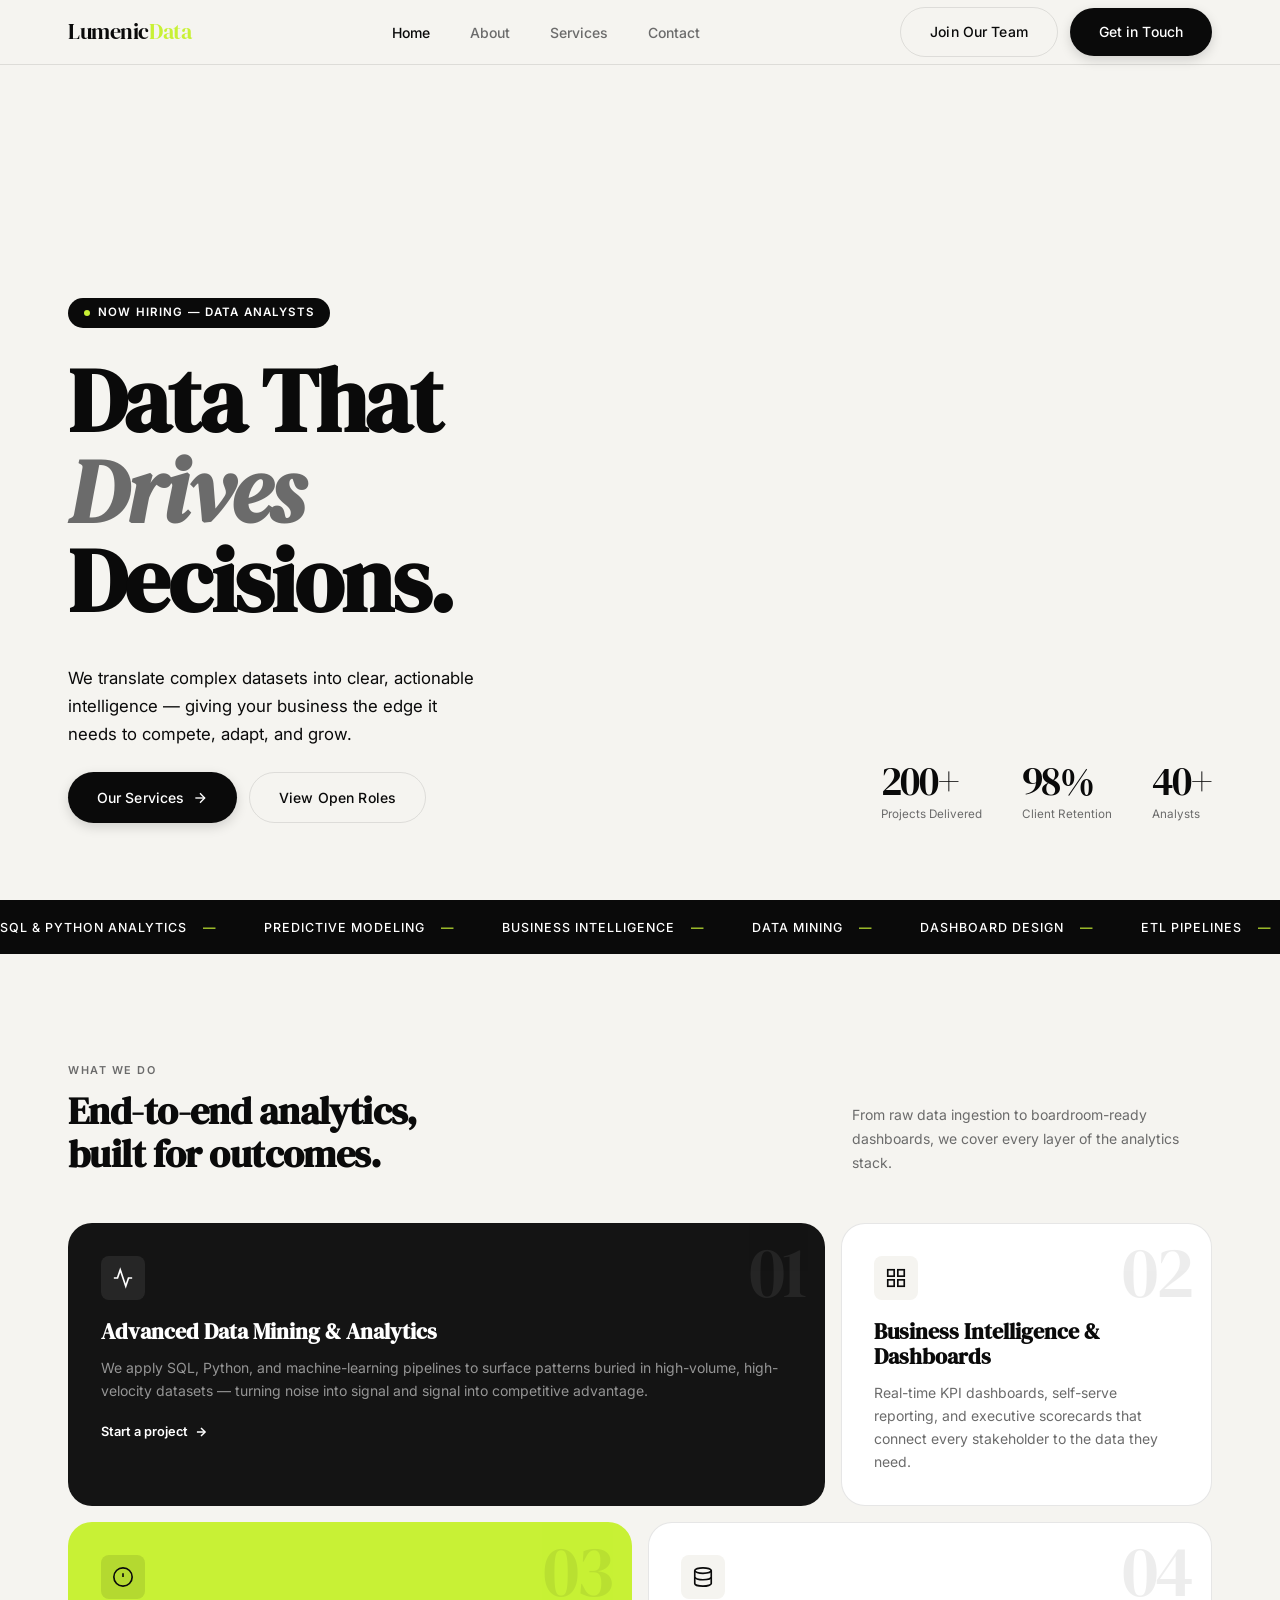
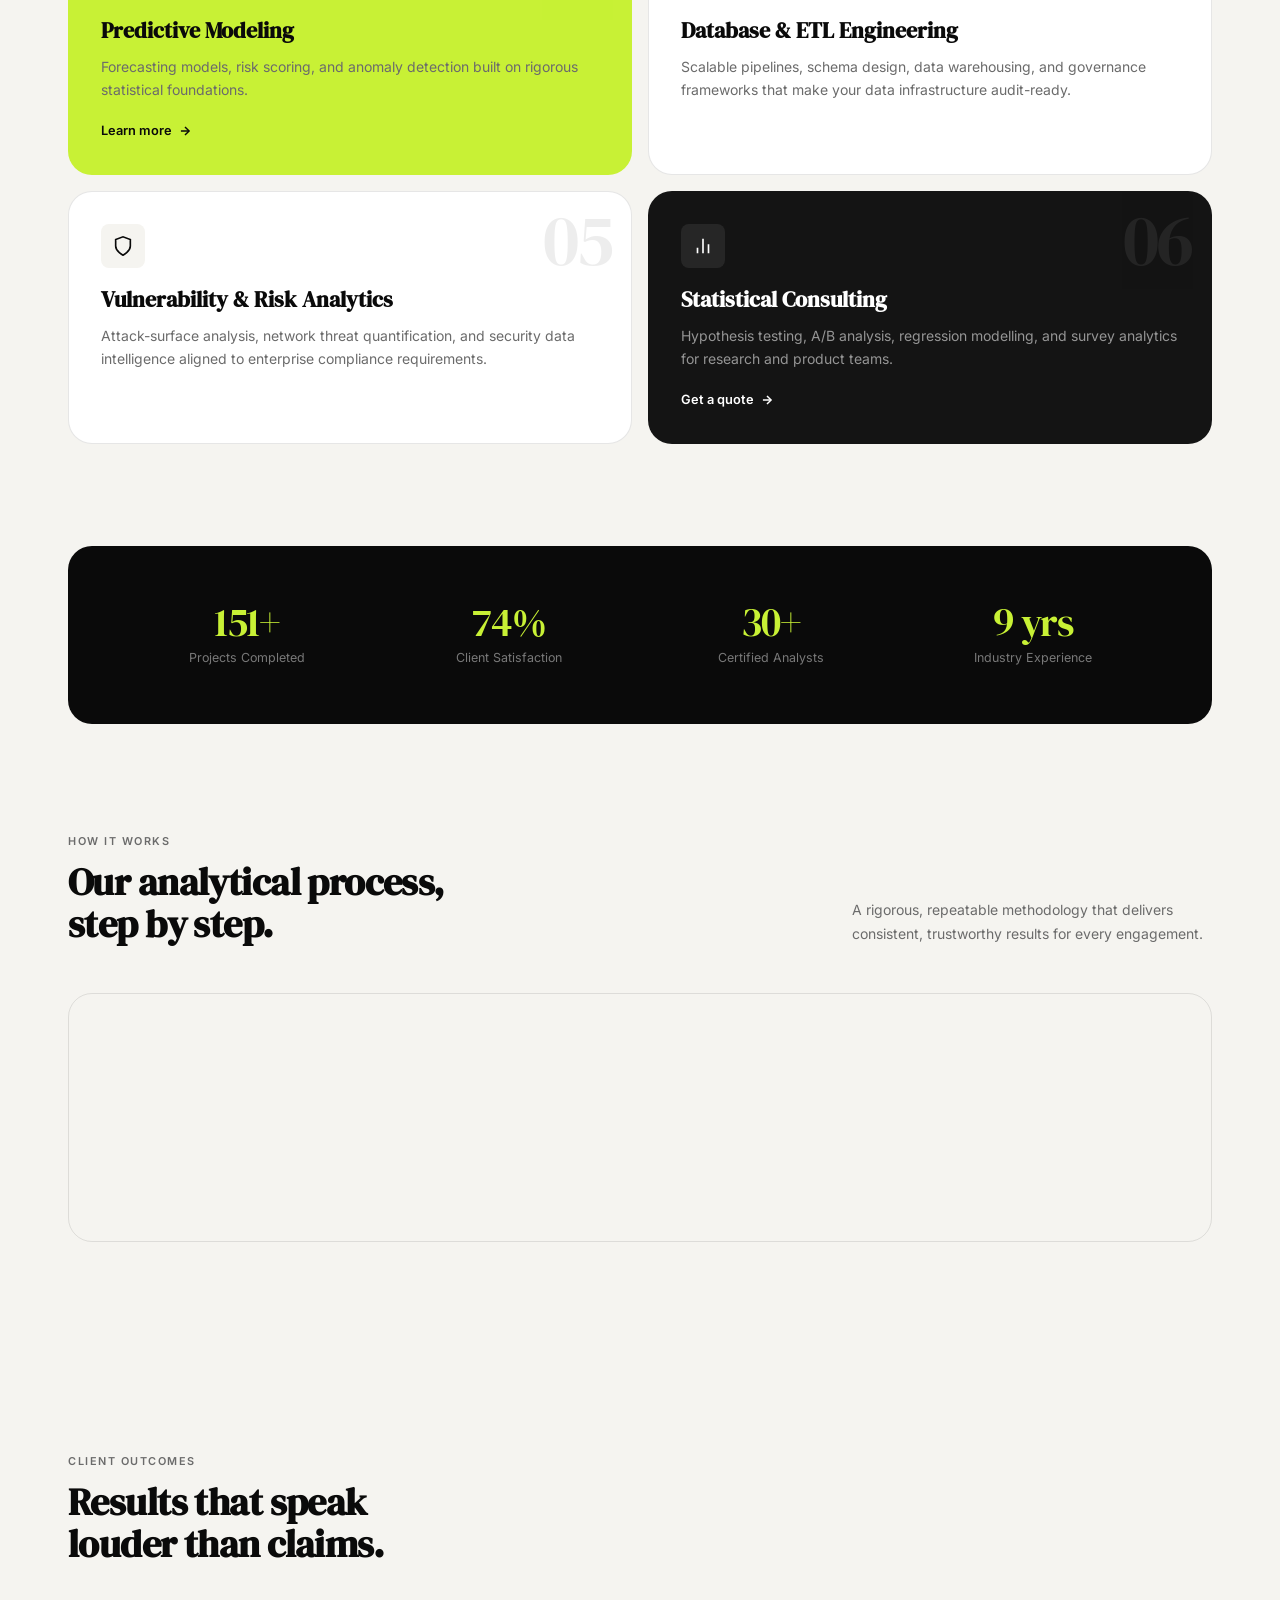
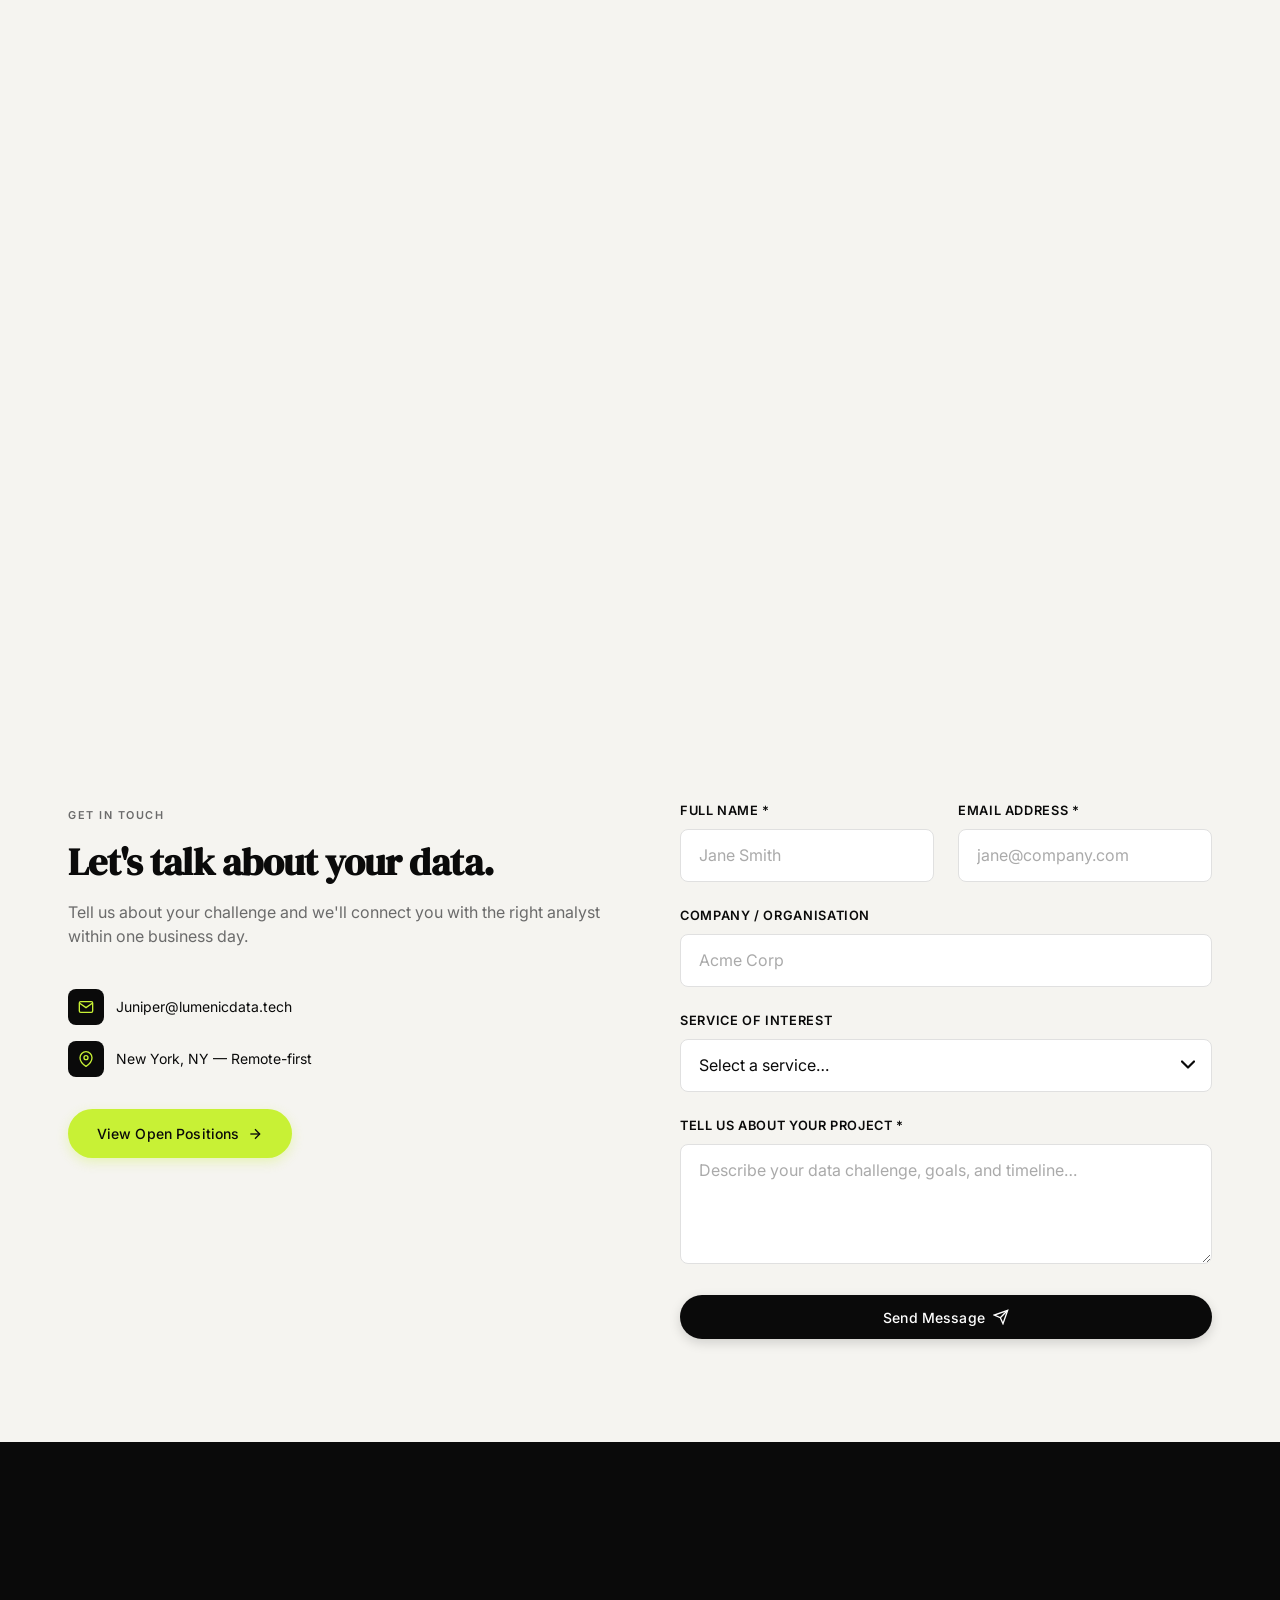
<file: index.html>
<!DOCTYPE html>
<html lang="en">
<head>
  <meta charset="UTF-8" />
  <meta name="viewport" content="width=device-width, initial-scale=1.0, viewport-fit=cover, user-scalable=yes, maximum-scale=5" />
  <meta name="theme-color" content="#F5F4F0" />
  <meta name="apple-mobile-web-app-capable" content="yes" />
  <meta name="apple-mobile-web-app-status-bar-style" content="black-translucent" />
  <meta name="apple-mobile-web-app-title" content="LumenicData" />
  <meta name="mobile-web-app-capable" content="yes" />
  <meta name="format-detection" content="telephone=no, email=no, address=no" />
  <title>LumenicData — Precision Data Analytics</title>
  <meta name="description" content="LumenicData delivers end-to-end data analytics, business intelligence, and predictive modeling services that turn raw data into decisive business advantage." />
  <meta name="keywords" content="data analytics, business intelligence, SQL, Python, data mining, predictive modeling, LumenicData" />
  <meta property="og:title" content="LumenicData — Precision Data Analytics" />
  <meta property="og:description" content="We turn raw data into decisive business advantage through rigorous analytics, advanced modeling, and actionable intelligence." />
  <meta property="og:type" content="website" />
  <link rel="canonical" href="https://lumenicdata.com/" />
  <!-- Preconnect for fonts -->
  <link rel="preconnect" href="https://fonts.googleapis.com" />
  <link rel="preconnect" href="https://fonts.gstatic.com" crossorigin />
  <link href="https://fonts.googleapis.com/css2?family=Inter:wght@400;500;600&family=DM+Serif+Display:ital@0;1&display=swap" rel="stylesheet" />
  <link rel="stylesheet" href="styles.css" />
  <script src="config.js" defer></script>
  <script>
    document.documentElement.classList.add('js-disabled');
  </script>
</head>
<body>

<!-- Custom cursor (desktop only, hidden on mobile via CSS) -->
<div class="cursor-dot" aria-hidden="true"></div>
<div class="cursor-ring" aria-hidden="true"></div>

<!-- Toast -->
<div class="toast" role="status" aria-live="polite">
  <span class="toast-icon">
    <svg width="18" height="18" viewBox="0 0 24 24" fill="none" stroke="currentColor" stroke-width="2"><polyline points="20 6 9 17 4 12"/></svg>
  </span>
  <span class="toast-text"></span>
</div>

<!-- ── Navigation ─────────────────────────────────────────── -->
<header>
  <nav class="nav" role="navigation" aria-label="Main navigation">
    <div class="nav-inner">
      <a href="index.html" class="nav-logo" aria-label="LumenicData home">Lumenic<span>Data</span></a>
      <ul class="nav-links" role="list">
        <li><a href="index.html" class="active">Home</a></li>
        <li><a href="about.html">About</a></li>
        <li><a href="#services">Services</a></li>
        <li><a href="#contact">Contact</a></li>
      </ul>
      <div class="nav-cta">
        <a href="apply.html" class="btn btn-outline">Join Our Team</a>
        <a href="#contact" class="btn btn-dark">Get in Touch</a>
      </div>
    </div>
  </nav>
</header>

<!-- Mobile slide menu (tablet) -->
<nav class="mobile-menu" aria-label="Mobile navigation" aria-hidden="true">
  <button class="mobile-menu-close" aria-label="Close menu">
    <svg width="24" height="24" viewBox="0 0 24 24" fill="none" stroke="currentColor" stroke-width="2"><line x1="18" y1="6" x2="6" y2="18"/><line x1="6" y1="6" x2="18" y2="18"/></svg>
  </button>
  <a href="index.html">Home</a>
  <a href="about.html">About</a>
  <a href="#services">Services</a>
  <a href="apply.html">Apply</a>
  <a href="#contact">Contact</a>
</nav>

<!-- ── Bottom Mobile Nav ──────────────────────────────────── -->
<nav class="bottom-nav" aria-label="Mobile navigation">
  <div class="bottom-nav-inner">
  <a href="index.html" class="bottom-nav-item active" aria-current="page">
      <svg viewBox="0 0 24 24" fill="none" stroke="currentColor" aria-hidden="true"><path d="M3 9l9-7 9 7v11a2 2 0 01-2 2H5a2 2 0 01-2-2z"/><polyline points="9 22 9 12 15 12 15 22"/></svg>
      Home
    </a>
    <a href="about.html" class="bottom-nav-item">
      <svg viewBox="0 0 24 24" fill="none" stroke="currentColor" aria-hidden="true"><circle cx="12" cy="8" r="4"/><path d="M4 20c0-4 3.6-7 8-7s8 3 8 7"/></svg>
      About
    </a>
    <a href="apply.html" class="bottom-nav-item apply-btn">
      <svg viewBox="0 0 24 24" fill="none" stroke="currentColor" aria-hidden="true"><path d="M12 5v14M5 12h14"/></svg>
      Apply
    </a>
    <a href="#services" class="bottom-nav-item">
      <svg viewBox="0 0 24 24" fill="none" stroke="currentColor" aria-hidden="true"><polyline points="22 12 18 12 15 21 9 3 6 12 2 12"/></svg>
      Services
    </a>
    <a href="#contact" class="bottom-nav-item">
      <svg viewBox="0 0 24 24" fill="none" stroke="currentColor" aria-hidden="true"><path d="M21 15a2 2 0 01-2 2H7l-4 4V5a2 2 0 012-2h14a2 2 0 012 2z"/></svg>
      Contact
    </a>
  </div>
</nav>

<!-- ── Hero ───────────────────────────────────────────────── -->
<main>
<section class="hero" aria-labelledby="hero-heading">
  <div class="container">
    <div data-reveal>
      <span class="hero-tag">
        <span class="hero-tag-dot" aria-hidden="true"></span>
        Now Hiring — Data Analysts
      </span>
    </div>
    <h1 class="display hero-title" id="hero-heading" data-reveal data-reveal-delay="1">
      Data That<br><em>Drives</em><br>Decisions.
    </h1>
    <div class="hero-bottom" data-reveal data-reveal-delay="2">
      <div class="hero-desc">
        <p class="body-lg">We translate complex datasets into clear, actionable intelligence — giving your business the edge it needs to compete, adapt, and grow.</p>
        <div class="flex" style="gap:0.75rem; margin-top:1.5rem; flex-wrap:wrap;">
          <a href="#services" class="btn btn-dark">
            Our Services
            <svg viewBox="0 0 24 24" fill="none" stroke="currentColor" stroke-width="2" aria-hidden="true"><line x1="5" y1="12" x2="19" y2="12"/><polyline points="12 5 19 12 12 19"/></svg>
          </a>
          <a href="apply.html" class="btn btn-outline">View Open Roles</a>
        </div>
      </div>
      <div class="hero-stats" aria-label="Company statistics">
        <div>
          <div class="stat-num" data-count="200" data-suffix="+" aria-label="200 plus projects delivered">0</div>
          <div class="stat-label">Projects Delivered</div>
        </div>
        <div>
          <div class="stat-num" data-count="98" data-suffix="%" aria-label="98 percent client retention">0</div>
          <div class="stat-label">Client Retention</div>
        </div>
        <div>
          <div class="stat-num" data-count="40" data-suffix="+" aria-label="40 plus analysts">0</div>
          <div class="stat-label">Analysts</div>
        </div>
      </div>
    </div>
  </div>
</section>

<!-- ── Marquee ─────────────────────────────────────────────── -->
<div class="marquee-strip" aria-hidden="true">
  <div class="marquee-inner" id="marquee-original">
    <span class="marquee-item">SQL &amp; Python Analytics</span>
    <span class="marquee-item">Predictive Modeling</span>
    <span class="marquee-item">Business Intelligence</span>
    <span class="marquee-item">Data Mining</span>
    <span class="marquee-item">Dashboard Design</span>
    <span class="marquee-item">ETL Pipelines</span>
    <span class="marquee-item">Statistical Analysis</span>
    <span class="marquee-item">Vulnerability Analytics</span>
    <span class="marquee-item">Database Administration</span>
    <!-- Duplicate for seamless loop -->
    <span class="marquee-item">SQL &amp; Python Analytics</span>
    <span class="marquee-item">Predictive Modeling</span>
    <span class="marquee-item">Business Intelligence</span>
    <span class="marquee-item">Data Mining</span>
    <span class="marquee-item">Dashboard Design</span>
    <span class="marquee-item">ETL Pipelines</span>
    <span class="marquee-item">Statistical Analysis</span>
    <span class="marquee-item">Vulnerability Analytics</span>
    <span class="marquee-item">Database Administration</span>
  </div>
</div>

<!-- ── Services ───────────────────────────────────────────── -->
<section class="section" id="services" aria-labelledby="services-heading">
  <div class="container">
    <div class="section-header" data-reveal>
      <span class="label">What We Do</span>
      <div class="section-header-row">
        <h2 class="heading" id="services-heading">End-to-end analytics,<br>built for outcomes.</h2>
        <p>From raw data ingestion to boardroom-ready dashboards, we cover every layer of the analytics stack.</p>
      </div>
    </div>

    <div class="bento" role="list">
      <article class="bento-card dark bento-wide" role="listitem" data-reveal>
        <div class="bento-num" aria-hidden="true">01</div>
        <div class="bento-icon">
          <svg viewBox="0 0 24 24" fill="none" stroke="currentColor" stroke-width="1.8" aria-hidden="true"><polyline points="22 12 18 12 15 21 9 3 6 12 2 12"/></svg>
        </div>
        <h3>Advanced Data Mining &amp; Analytics</h3>
        <p>We apply SQL, Python, and machine-learning pipelines to surface patterns buried in high-volume, high-velocity datasets — turning noise into signal and signal into competitive advantage.</p>
        <a href="#contact" class="bento-link">Start a project <svg width="14" height="14" viewBox="0 0 24 24" fill="none" stroke="currentColor" stroke-width="2.5" aria-hidden="true"><line x1="5" y1="12" x2="19" y2="12"/><polyline points="12 5 19 12 12 19"/></svg></a>
      </article>

      <article class="bento-card bento-third" role="listitem" data-reveal data-reveal-delay="1">
        <div class="bento-num" aria-hidden="true">02</div>
        <div class="bento-icon">
          <svg viewBox="0 0 24 24" fill="none" stroke="currentColor" stroke-width="1.8" aria-hidden="true"><rect x="3" y="3" width="7" height="7"/><rect x="14" y="3" width="7" height="7"/><rect x="14" y="14" width="7" height="7"/><rect x="3" y="14" width="7" height="7"/></svg>
        </div>
        <h3>Business Intelligence &amp; Dashboards</h3>
        <p>Real-time KPI dashboards, self-serve reporting, and executive scorecards that connect every stakeholder to the data they need.</p>
      </article>

      <article class="bento-card accent-bg bento-half" role="listitem" data-reveal data-reveal-delay="2">
        <div class="bento-num" aria-hidden="true">03</div>
        <div class="bento-icon">
          <svg viewBox="0 0 24 24" fill="none" stroke="currentColor" stroke-width="1.8" aria-hidden="true"><circle cx="12" cy="12" r="10"/><line x1="12" y1="8" x2="12" y2="12"/><line x1="12" y1="16" x2="12.01" y2="16"/></svg>
        </div>
        <h3>Predictive Modeling</h3>
        <p>Forecasting models, risk scoring, and anomaly detection built on rigorous statistical foundations.</p>
        <a href="#contact" class="bento-link" style="color:var(--ink);">Learn more <svg width="14" height="14" viewBox="0 0 24 24" fill="none" stroke="currentColor" stroke-width="2.5" aria-hidden="true"><line x1="5" y1="12" x2="19" y2="12"/><polyline points="12 5 19 12 12 19"/></svg></a>
      </article>

      <article class="bento-card bento-half" role="listitem" data-reveal data-reveal-delay="3">
        <div class="bento-num" aria-hidden="true">04</div>
        <div class="bento-icon">
          <svg viewBox="0 0 24 24" fill="none" stroke="currentColor" stroke-width="1.8" aria-hidden="true"><ellipse cx="12" cy="5" rx="9" ry="3"/><path d="M21 12c0 1.66-4 3-9 3s-9-1.34-9-3"/><path d="M3 5v14c0 1.66 4 3 9 3s9-1.34 9-3V5"/></svg>
        </div>
        <h3>Database &amp; ETL Engineering</h3>
        <p>Scalable pipelines, schema design, data warehousing, and governance frameworks that make your data infrastructure audit-ready.</p>
      </article>

      <article class="bento-card bento-half" role="listitem" data-reveal data-reveal-delay="1">
        <div class="bento-num" aria-hidden="true">05</div>
        <div class="bento-icon">
          <svg viewBox="0 0 24 24" fill="none" stroke="currentColor" stroke-width="1.8" aria-hidden="true"><path d="M12 22s8-4 8-10V5l-8-3-8 3v7c0 6 8 10 8 10z"/></svg>
        </div>
        <h3>Vulnerability &amp; Risk Analytics</h3>
        <p>Attack-surface analysis, network threat quantification, and security data intelligence aligned to enterprise compliance requirements.</p>
      </article>

      <article class="bento-card dark bento-half" role="listitem" data-reveal data-reveal-delay="2">
        <div class="bento-num" aria-hidden="true">06</div>
        <div class="bento-icon">
          <svg viewBox="0 0 24 24" fill="none" stroke="currentColor" stroke-width="1.8" aria-hidden="true"><line x1="18" y1="20" x2="18" y2="10"/><line x1="12" y1="20" x2="12" y2="4"/><line x1="6" y1="20" x2="6" y2="14"/></svg>
        </div>
        <h3>Statistical Consulting</h3>
        <p>Hypothesis testing, A/B analysis, regression modelling, and survey analytics for research and product teams.</p>
        <a href="#contact" class="bento-link">Get a quote <svg width="14" height="14" viewBox="0 0 24 24" fill="none" stroke="currentColor" stroke-width="2.5" aria-hidden="true"><line x1="5" y1="12" x2="19" y2="12"/><polyline points="12 5 19 12 12 19"/></svg></a>
      </article>
    </div>
  </div>
</section>

<!-- ── Stats band ──────────────────────────────────────────── -->
<section aria-label="Company statistics">
  <div class="container">
    <div class="stats-band" data-reveal>
      <div class="stat-item">
        <div class="stat-num" data-count="200" data-suffix="+" aria-label="200 plus projects">0</div>
        <div class="stat-label">Projects Completed</div>
      </div>
      <div class="stat-item">
        <div class="stat-num" data-count="98" data-suffix="%" aria-label="98 percent satisfaction">0</div>
        <div class="stat-label">Client Satisfaction</div>
      </div>
      <div class="stat-item">
        <div class="stat-num" data-count="40" data-suffix="+" aria-label="40 plus analysts">0</div>
        <div class="stat-label">Certified Analysts</div>
      </div>
      <div class="stat-item">
        <div class="stat-num" data-count="12" data-suffix=" yrs" aria-label="12 years experience">0</div>
        <div class="stat-label">Industry Experience</div>
      </div>
    </div>
  </div>
</section>

<!-- ── Process ───���─────────────────────────────────────────── -->
<section class="section" aria-labelledby="process-heading">
  <div class="container">
    <div class="section-header" data-reveal>
      <span class="label">How It Works</span>
      <div class="section-header-row">
        <h2 class="heading" id="process-heading">Our analytical process,<br>step by step.</h2>
        <p>A rigorous, repeatable methodology that delivers consistent, trustworthy results for every engagement.</p>
      </div>
    </div>
    <div class="process-grid" data-reveal>
      <div class="process-item">
        <div class="process-step-num" aria-hidden="true">01</div>
        <h4>Discovery &amp; Scoping</h4>
        <p>We audit your existing data infrastructure, define success metrics, and map the analytical questions that matter most.</p>
      </div>
      <div class="process-item">
        <div class="process-step-num" aria-hidden="true">02</div>
        <h4>Data Collection &amp; Cleansing</h4>
        <p>We ingest, normalise, and validate datasets from every relevant source — eliminating bias, duplication, and integrity gaps.</p>
      </div>
      <div class="process-item">
        <div class="process-step-num" aria-hidden="true">03</div>
        <h4>Modeling &amp; Analysis</h4>
        <p>Advanced SQL, Python, and statistical modelling to uncover patterns, correlations, and forward-looking predictions.</p>
      </div>
      <div class="process-item">
        <div class="process-step-num" aria-hidden="true">04</div>
        <h4>Insight Delivery</h4>
        <p>Findings delivered through interactive dashboards, executive briefs, and actionable roadmaps with ongoing support.</p>
      </div>
    </div>
  </div>
</section>

<!-- ── Testimonials ────────────────────────────────────────── -->
<section class="section" aria-labelledby="testimonials-heading">
  <div class="container">
    <div class="section-header" data-reveal>
      <span class="label">Client Outcomes</span>
      <div class="section-header-row">
        <h2 class="heading" id="testimonials-heading">Results that speak<br>louder than claims.</h2>
      </div>
    </div>
    <div class="testimonial-grid">
      <div class="testimonial-card featured" data-reveal>
        <span class="quote-mark" aria-hidden="true">"</span>
        <blockquote>"LumenicData rebuilt our entire reporting stack from scratch. We went from weekly manual exports to live dashboards — our executives now make decisions in hours, not weeks."</blockquote>
        <div class="testimonial-author">
          <div class="author-avatar" aria-hidden="true">JM</div>
          <div>
            <div class="author-name">James Mitchell</div>
            <div class="author-role">VP of Operations, NorthEdge Finance</div>
          </div>
        </div>
      </div>
      <div class="testimonial-card" data-reveal data-reveal-delay="1">
        <span class="quote-mark" aria-hidden="true">"</span>
        <blockquote>"Their vulnerability analytics work identified three critical attack vectors our internal team had missed for over a year. Precise, methodical, indispensable."</blockquote>
        <div class="testimonial-author">
          <div class="author-avatar" aria-hidden="true">SL</div>
          <div>
            <div class="author-name">Sarah Lim</div>
            <div class="author-role">CISO, Arcline Technologies</div>
          </div>
        </div>
      </div>
      <div class="testimonial-card" data-reveal data-reveal-delay="2">
        <span class="quote-mark" aria-hidden="true">"</span>
        <blockquote>"The predictive model they built for our demand forecasting has reduced inventory overhang by 23%. The ROI was visible within the first quarter."</blockquote>
        <div class="testimonial-author">
          <div class="author-avatar" aria-hidden="true">RO</div>
          <div>
            <div class="author-name">Rachel Osei</div>
            <div class="author-role">Director of Supply Chain, Meridian Retail</div>
          </div>
        </div>
      </div>
      <div class="testimonial-card" data-reveal data-reveal-delay="3">
        <span class="quote-mark" aria-hidden="true">"</span>
        <blockquote>"Working with LumenicData felt less like outsourcing and more like extending our team with people who genuinely cared about the outcome."</blockquote>
        <div class="testimonial-author">
          <div class="author-avatar" aria-hidden="true">DK</div>
          <div>
            <div class="author-name">Daniel Kwon</div>
            <div class="author-role">Head of Product, Lumara Health</div>
          </div>
        </div>
      </div>
    </div>
  </div>
</section>

<!-- ── Contact ─────────────────────────────────────────────── -->
<section class="section" id="contact" aria-labelledby="contact-heading">
  <div class="container">
    <div class="contact-split">
      <div class="contact-info" data-reveal>
        <span class="label">Get in Touch</span>
        <h2 class="heading mt-2" id="contact-heading">Let's talk about your data.</h2>
        <p>Tell us about your challenge and we'll connect you with the right analyst within one business day.</p>
        <div class="contact-details">
          <div class="contact-detail-item">
            <div class="contact-detail-icon" aria-hidden="true">
              <svg viewBox="0 0 24 24" fill="none" stroke="currentColor" stroke-width="2"><path d="M4 4h16c1.1 0 2 .9 2 2v12c0 1.1-.9 2-2 2H4c-1.1 0-2-.9-2-2V6c0-1.1.9-2 2-2z"/><polyline points="22,6 12,13 2,6"/></svg>
            </div>
            <span>Juniper@lumenicdata.tech</span>
          </div>
          <div class="contact-detail-item">
            <div class="contact-detail-icon" aria-hidden="true">
              <svg viewBox="0 0 24 24" fill="none" stroke="currentColor" stroke-width="2"><path d="M21 10c0 7-9 13-9 13s-9-6-9-13a9 9 0 0118 0z"/><circle cx="12" cy="10" r="3"/></svg>
            </div>
            <span>New York, NY &mdash; Remote-first</span>
          </div>
        </div>
        <div style="margin-top:2rem;">
          <a href="apply.html" class="btn btn-accent">
            View Open Positions
            <svg viewBox="0 0 24 24" fill="none" stroke="currentColor" stroke-width="2" aria-hidden="true"><line x1="5" y1="12" x2="19" y2="12"/><polyline points="12 5 19 12 12 19"/></svg>
          </a>
        </div>
      </div>

      <div data-reveal data-reveal-delay="2">
        <form id="contact-form" novalidate aria-label="Contact form">
          <div class="form-row">
            <div class="form-group">
              <label for="c-name">Full Name <span aria-hidden="true">*</span></label>
              <input type="text" id="c-name" name="name" placeholder="Jane Smith" required autocomplete="name" />
            </div>
            <div class="form-group">
              <label for="c-email">Email Address <span aria-hidden="true">*</span></label>
              <input type="email" id="c-email" name="email" placeholder="jane@company.com" required autocomplete="email" />
            </div>
          </div>
          <div class="form-group">
            <label for="c-company">Company / Organisation</label>
            <input type="text" id="c-company" name="company" placeholder="Acme Corp" autocomplete="organization" />
          </div>
          <div class="form-group">
            <label for="c-service">Service of Interest</label>
            <select id="c-service" name="service">
              <option value="">Select a service…</option>
              <option>Advanced Data Mining &amp; Analytics</option>
              <option>Business Intelligence &amp; Dashboards</option>
              <option>Predictive Modeling</option>
              <option>Database &amp; ETL Engineering</option>
              <option>Vulnerability &amp; Risk Analytics</option>
              <option>Statistical Consulting</option>
              <option>Other / Not sure yet</option>
            </select>
          </div>
          <div class="form-group">
            <label for="c-message">Tell us about your project <span aria-hidden="true">*</span></label>
            <textarea id="c-message" name="message" placeholder="Describe your data challenge, goals, and timeline…" required></textarea>
          </div>
          <button type="submit" class="btn btn-dark" style="width:100%; justify-content:center;" id="contact-submit">
            Send Message
            <svg viewBox="0 0 24 24" fill="none" stroke="currentColor" stroke-width="2" aria-hidden="true"><line x1="22" y1="2" x2="11" y2="13"/><polygon points="22 2 15 22 11 13 2 9 22 2"/></svg>
          </button>
        </form>
      </div>
    </div>
  </div>
</section>
</main>

<!-- ── Footer ─────────────────────────────────────────────── -->
<footer class="footer" role="contentinfo">
  <div class="container">
    <div class="footer-top">
      <div class="footer-brand">
        <a href="/" class="nav-logo">Lumenic<span>Data</span></a>
        <p>Precision analytics for organisations that believe data is a strategic asset, not an afterthought.</p>
      </div>
      <nav class="footer-col" aria-label="Company links">
        <h5>Company</h5>
        <ul>
          <li><a href="/">Home</a></li>
          <li><a href="about.html">About Us</a></li>
          <li><a href="services.html">Services</a></li>
          <li><a href="#contact">Contact</a></li>
        </ul>
      </nav>
      <nav class="footer-col" aria-label="Careers links">
        <h5>Careers</h5>
        <ul>
          <li><a href="apply.html">Open Roles</a></li>
          <li><a href="apply.html">Apply Now</a></li>
        </ul>
      </nav>
    </div>
    <div class="footer-bottom">
      <span>&copy; 2025 LumenicData. All rights reserved.</span>
      <span>Built with precision. Driven by data.</span>
    </div>
  </div>
</footer>

<script src="main.js"></script>
<script>
  document.documentElement.classList.remove('js-disabled');
</script>
</body>
</html>
</file>
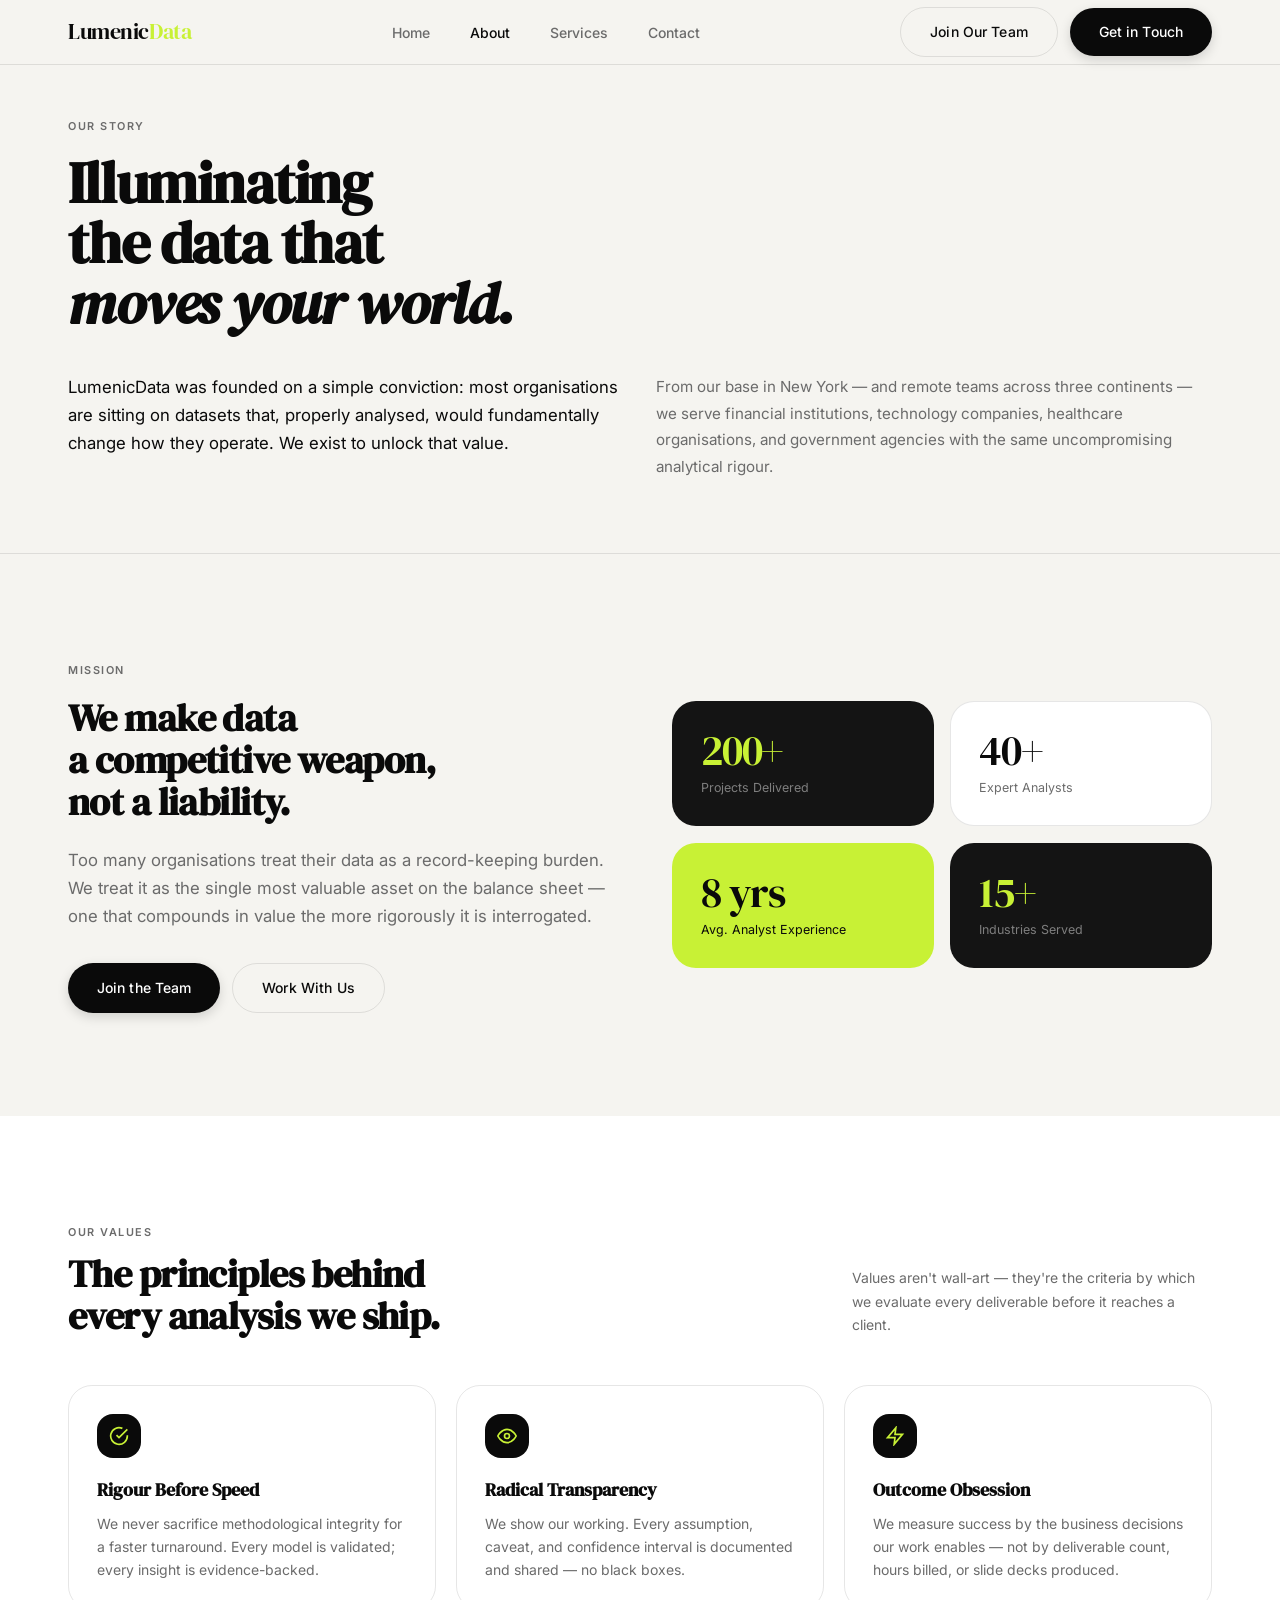
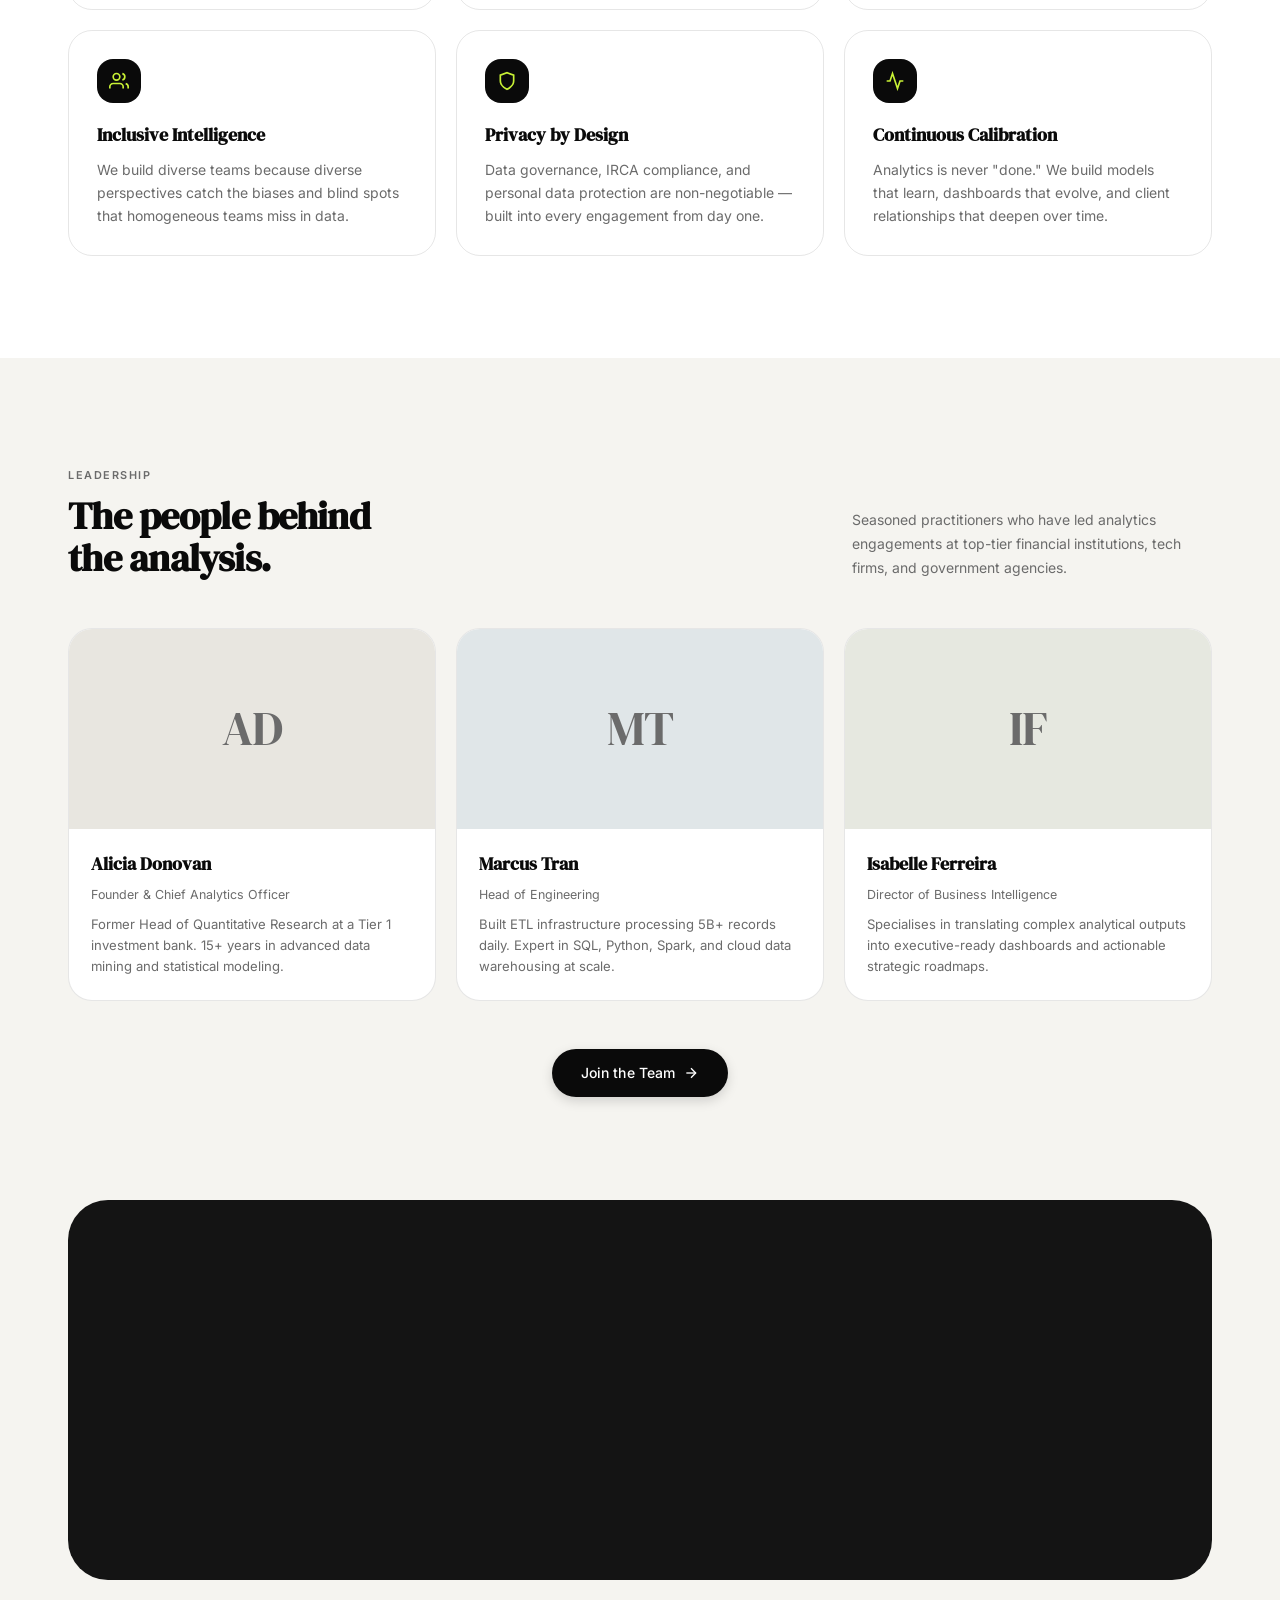
<file: about.html>
<!DOCTYPE html>
<html lang="en">
<head>
  <meta charset="UTF-8" />
  <meta name="viewport" content="width=device-width, initial-scale=1.0, viewport-fit=cover, user-scalable=yes, maximum-scale=5" />
  <meta name="theme-color" content="#F5F4F0" />
  <meta name="apple-mobile-web-app-capable" content="yes" />
  <meta name="apple-mobile-web-app-status-bar-style" content="black-translucent" />
  <meta name="apple-mobile-web-app-title" content="LumenicData" />
  <meta name="mobile-web-app-capable" content="yes" />
  <meta name="format-detection" content="telephone=no, email=no, address=no" />
  <title>About — LumenicData</title>
  <meta name="description" content="Meet the LumenicData team — certified analysts, engineers, and statisticians on a mission to make data-driven decision-making accessible to every organisation." />
  <meta name="keywords" content="LumenicData about, data analytics team, analysts, business intelligence company" />
  <meta property="og:title" content="About LumenicData" />
  <meta property="og:description" content="Certified analysts, engineers, and statisticians on a mission to illuminate your data." />
  <link rel="canonical" href="https://lumenicdata.com/about" />
  <link rel="preconnect" href="https://fonts.googleapis.com" />
  <link rel="preconnect" href="https://fonts.gstatic.com" crossorigin />
  <link href="https://fonts.googleapis.com/css2?family=Inter:wght@400;500;600&family=DM+Serif+Display:ital@0;1&display=swap" rel="stylesheet" />
  <link rel="stylesheet" href="styles.css" />
  <script src="config.js" defer></script>
  <script>
    document.documentElement.classList.add('js-disabled');
  </script>
</head>
<body>

<div class="cursor-dot" aria-hidden="true"></div>
<div class="cursor-ring" aria-hidden="true"></div>
<div class="toast" role="status" aria-live="polite">
  <span class="toast-icon"><svg width="18" height="18" viewBox="0 0 24 24" fill="none" stroke="currentColor" stroke-width="2"><polyline points="20 6 9 17 4 12"/></svg></span>
  <span class="toast-text"></span>
</div>

<!-- ── Navigation ─────────────────────────────────────────── -->
<header>
  <nav class="nav scrolled" role="navigation" aria-label="Main navigation">
    <div class="nav-inner">
      <a href="index.html" class="nav-logo" aria-label="LumenicData home">Lumenic<span>Data</span></a>
      <ul class="nav-links" role="list">
        <li><a href="index.html">Home</a></li>
        <li><a href="about.html" class="active">About</a></li>
        <li><a href="index.html#services">Services</a></li>
        <li><a href="index.html#contact">Contact</a></li>
      </ul>
      <div class="nav-cta">
        <a href="apply.html" class="btn btn-outline">Join Our Team</a>
        <a href="index.html#contact" class="btn btn-dark">Get in Touch</a>
      </div>
    </div>
  </nav>
</header>

<nav class="mobile-menu" aria-label="Mobile navigation" aria-hidden="true">
  <button class="mobile-menu-close" aria-label="Close menu">
    <svg width="24" height="24" viewBox="0 0 24 24" fill="none" stroke="currentColor" stroke-width="2"><line x1="18" y1="6" x2="6" y2="18"/><line x1="6" y1="6" x2="18" y2="18"/></svg>
  </button>
  <a href="index.html">Home</a>
  <a href="about.html">About</a>
  <a href="index.html#services">Services</a>
  <a href="apply.html">Apply</a>
  <a href="index.html#contact">Contact</a>
</nav>

<!-- ── Bottom Mobile Nav ──────────────────────────────────── -->
<nav class="bottom-nav" aria-label="Mobile navigation">
  <div class="bottom-nav-inner">
    <a href="index.html" class="bottom-nav-item">
      <svg viewBox="0 0 24 24" fill="none" stroke="currentColor" aria-hidden="true"><path d="M3 9l9-7 9 7v11a2 2 0 01-2 2H5a2 2 0 01-2-2z"/><polyline points="9 22 9 12 15 12 15 22"/></svg>
      Home
    </a>
    <a href="about.html" class="bottom-nav-item active" aria-current="page">
      <svg viewBox="0 0 24 24" fill="none" stroke="currentColor" aria-hidden="true"><circle cx="12" cy="8" r="4"/><path d="M4 20c0-4 3.6-7 8-7s8 3 8 7"/></svg>
      About
    </a>
    <a href="apply.html" class="bottom-nav-item apply-btn">
      <svg viewBox="0 0 24 24" fill="none" stroke="currentColor" aria-hidden="true"><path d="M12 5v14M5 12h14"/></svg>
      Apply
    </a>
    <a href="index.html#services" class="bottom-nav-item">
      <svg viewBox="0 0 24 24" fill="none" stroke="currentColor" aria-hidden="true"><polyline points="22 12 18 12 15 21 9 3 6 12 2 12"/></svg>
      Services
    </a>
    <a href="index.html#contact" class="bottom-nav-item">
      <svg viewBox="0 0 24 24" fill="none" stroke="currentColor" aria-hidden="true"><path d="M21 15a2 2 0 01-2 2H7l-4 4V5a2 2 0 012-2h14a2 2 0 012 2z"/></svg>
      Contact
    </a>
  </div>
</nav>

<main>

<!-- ── Page Hero ──────────────────────────────────────────── -->
<section class="page-hero" aria-labelledby="about-heading">
  <div class="container">
    <span class="label" data-reveal>Our Story</span>
    <h1 class="display-sm mt-2" id="about-heading" data-reveal data-reveal-delay="1">
      Illuminating<br>the data that<br><em>moves your world.</em>
    </h1>
    <div class="grid-2 mt-5">
      <p class="body-lg" data-reveal data-reveal-delay="2">LumenicData was founded on a simple conviction: most organisations are sitting on datasets that, properly analysed, would fundamentally change how they operate. We exist to unlock that value.</p>
      <p style="color:var(--mid); font-size:0.95rem; line-height:1.75;" data-reveal data-reveal-delay="3">From our base in New York — and remote teams across three continents — we serve financial institutions, technology companies, healthcare organisations, and government agencies with the same uncompromising analytical rigour.</p>
    </div>
  </div>
</section>

<hr class="divider" />

<!-- ── Mission & Vision ───────────────────────────────────── -->
<section class="section" aria-labelledby="mission-heading">
  <div class="container">
    <div class="grid-2" style="gap:4rem; align-items:center;">
      <div data-reveal>
        <span class="label">Mission</span>
        <h2 class="heading mt-2" id="mission-heading">We make data<br>a competitive weapon,<br>not a liability.</h2>
        <p class="body-lg mt-3" style="color:var(--mid);">Too many organisations treat their data as a record-keeping burden. We treat it as the single most valuable asset on the balance sheet — one that compounds in value the more rigorously it is interrogated.</p>
        <div class="flex mt-4" style="gap:0.75rem; flex-wrap:wrap;">
          <a href="apply.html" class="btn btn-dark">Join the Team</a>
          <a href="index.html#contact" class="btn btn-outline">Work With Us</a>
        </div>
      </div>
      <div style="display:grid; grid-template-columns:1fr 1fr; gap:1rem;" data-reveal data-reveal-delay="2">
        <div class="bento-card dark" style="padding:1.75rem;">
          <div class="stat-num" data-count="200" data-suffix="+" style="font-size:2.6rem; color:var(--accent);">0</div>
          <div style="font-size:0.78rem; color:rgba(255,255,255,0.45); margin-top:0.4rem;">Projects Delivered</div>
        </div>
        <div class="bento-card" style="padding:1.75rem;">
          <div class="stat-num" data-count="40" data-suffix="+" style="font-size:2.6rem;">0</div>
          <div style="font-size:0.78rem; color:var(--mid); margin-top:0.4rem;">Expert Analysts</div>
        </div>
        <div class="bento-card accent-bg" style="padding:1.75rem;">
          <div class="stat-num" data-count="8" data-suffix=" yrs" style="font-size:2.6rem;">0</div>
          <div style="font-size:0.78rem; margin-top:0.4rem;">Avg. Analyst Experience</div>
        </div>
        <div class="bento-card dark" style="padding:1.75rem;">
          <div class="stat-num" data-count="15" data-suffix="+" style="font-size:2.6rem; color:var(--accent);">0</div>
          <div style="font-size:0.78rem; color:rgba(255,255,255,0.45); margin-top:0.4rem;">Industries Served</div>
        </div>
      </div>
    </div>
  </div>
</section>

<!-- ── Values ─────────────────────────────────────────────── -->
<section class="section" id="culture" style="background:var(--white);" aria-labelledby="values-heading">
  <div class="container">
    <div class="section-header" data-reveal>
      <span class="label">Our Values</span>
      <div class="section-header-row">
        <h2 class="heading" id="values-heading">The principles behind<br>every analysis we ship.</h2>
        <p>Values aren't wall-art — they're the criteria by which we evaluate every deliverable before it reaches a client.</p>
      </div>
    </div>
    <div class="values-grid">
      <div class="value-card" data-reveal>
        <div class="value-icon" aria-hidden="true">
          <svg viewBox="0 0 24 24" fill="none" stroke="currentColor" stroke-width="2"><path d="M22 11.08V12a10 10 0 11-5.93-9.14"/><polyline points="22 4 12 14.01 9 11.01"/></svg>
        </div>
        <h4>Rigour Before Speed</h4>
        <p>We never sacrifice methodological integrity for a faster turnaround. Every model is validated; every insight is evidence-backed.</p>
      </div>
      <div class="value-card" data-reveal data-reveal-delay="1">
        <div class="value-icon" aria-hidden="true">
          <svg viewBox="0 0 24 24" fill="none" stroke="currentColor" stroke-width="2"><path d="M1 12s4-8 11-8 11 8 11 8-4 8-11 8-11-8-11-8z"/><circle cx="12" cy="12" r="3"/></svg>
        </div>
        <h4>Radical Transparency</h4>
        <p>We show our working. Every assumption, caveat, and confidence interval is documented and shared — no black boxes.</p>
      </div>
      <div class="value-card" data-reveal data-reveal-delay="2">
        <div class="value-icon" aria-hidden="true">
          <svg viewBox="0 0 24 24" fill="none" stroke="currentColor" stroke-width="2"><polygon points="13 2 3 14 12 14 11 22 21 10 12 10 13 2"/></svg>
        </div>
        <h4>Outcome Obsession</h4>
        <p>We measure success by the business decisions our work enables — not by deliverable count, hours billed, or slide decks produced.</p>
      </div>
      <div class="value-card" data-reveal data-reveal-delay="1">
        <div class="value-icon" aria-hidden="true">
          <svg viewBox="0 0 24 24" fill="none" stroke="currentColor" stroke-width="2"><path d="M17 21v-2a4 4 0 00-4-4H5a4 4 0 00-4 4v2"/><circle cx="9" cy="7" r="4"/><path d="M23 21v-2a4 4 0 00-3-3.87"/><path d="M16 3.13a4 4 0 010 7.75"/></svg>
        </div>
        <h4>Inclusive Intelligence</h4>
        <p>We build diverse teams because diverse perspectives catch the biases and blind spots that homogeneous teams miss in data.</p>
      </div>
      <div class="value-card" data-reveal data-reveal-delay="2">
        <div class="value-icon" aria-hidden="true">
          <svg viewBox="0 0 24 24" fill="none" stroke="currentColor" stroke-width="2"><path d="M12 22s8-4 8-10V5l-8-3-8 3v7c0 6 8 10 8 10z"/></svg>
        </div>
        <h4>Privacy by Design</h4>
        <p>Data governance, IRCA compliance, and personal data protection are non-negotiable — built into every engagement from day one.</p>
      </div>
      <div class="value-card" data-reveal data-reveal-delay="3">
        <div class="value-icon" aria-hidden="true">
          <svg viewBox="0 0 24 24" fill="none" stroke="currentColor" stroke-width="2"><polyline points="22 12 18 12 15 21 9 3 6 12 2 12"/></svg>
        </div>
        <h4>Continuous Calibration</h4>
        <p>Analytics is never "done." We build models that learn, dashboards that evolve, and client relationships that deepen over time.</p>
      </div>
    </div>
  </div>
</section>

<!-- ── Team ────────────────────────────────────────────────── -->
<section class="section" aria-labelledby="team-heading">
  <div class="container">
    <div class="section-header" data-reveal>
      <span class="label">Leadership</span>
      <div class="section-header-row">
        <h2 class="heading" id="team-heading">The people behind<br>the analysis.</h2>
        <p>Seasoned practitioners who have led analytics engagements at top-tier financial institutions, tech firms, and government agencies.</p>
      </div>
    </div>
    <div class="team-grid">
      <div class="team-card" data-reveal>
        <div class="team-img" aria-hidden="true" style="background:#e8e6e0;">AD</div>
        <div class="team-info">
          <h4>Alicia Donovan</h4>
          <span>Founder &amp; Chief Analytics Officer</span>
          <p>Former Head of Quantitative Research at a Tier 1 investment bank. 15+ years in advanced data mining and statistical modeling.</p>
        </div>
      </div>
      <div class="team-card" data-reveal data-reveal-delay="1">
        <div class="team-img" aria-hidden="true" style="background:#e0e6e8;">MT</div>
        <div class="team-info">
          <h4>Marcus Tran</h4>
          <span>Head of Engineering</span>
          <p>Built ETL infrastructure processing 5B+ records daily. Expert in SQL, Python, Spark, and cloud data warehousing at scale.</p>
        </div>
      </div>
      <div class="team-card" data-reveal data-reveal-delay="2">
        <div class="team-img" aria-hidden="true" style="background:#e6e8e0;">IF</div>
        <div class="team-info">
          <h4>Isabelle Ferreira</h4>
          <span>Director of Business Intelligence</span>
          <p>Specialises in translating complex analytical outputs into executive-ready dashboards and actionable strategic roadmaps.</p>
        </div>
      </div>
    </div>
    <div style="text-align:center; margin-top:3rem;" data-reveal>
      <a href="apply.html" class="btn btn-dark">
        Join the Team
        <svg viewBox="0 0 24 24" fill="none" stroke="currentColor" stroke-width="2" width="16" height="16" aria-hidden="true"><line x1="5" y1="12" x2="19" y2="12"/><polyline points="12 5 19 12 12 19"/></svg>
      </a>
    </div>
  </div>
</section>

<!-- ── CTA Banner ──────────────────────────────────────────── -->
<section class="section" style="padding-top:0;" aria-label="Call to action">
  <div class="container">
    <div class="bento-card dark" style="padding:clamp(2.5rem,6vw,4rem); text-align:center; border-radius:var(--radius-xl);" data-reveal>
      <span class="label" style="color:rgba(255,255,255,0.35);">Ready to Start?</span>
      <h2 class="heading mt-2" style="color:var(--white);">Your data has answers.<br>We'll help you ask<br><em style="color:var(--accent);">the right questions.</em></h2>
      <div class="flex-center mt-4" style="gap:0.75rem; flex-wrap:wrap;">
        <a href="index.html#contact" class="btn btn-accent">Talk to an Analyst</a>
        <a href="apply.html" class="btn btn-outline-lt">Explore Careers</a>
      </div>
    </div>
  </div>
</section>

</main>

<!-- ── Footer ─────────────────────────────────────────────── -->
<footer class="footer" role="contentinfo">
  <div class="container">
    <div class="footer-top">
      <div class="footer-brand">
        <a href="index.html" class="nav-logo">Lumenic<span>Data</span></a>
        <p>Precision analytics for organisations that believe data is a strategic asset, not an afterthought.</p>
      </div>
      <nav class="footer-col" aria-label="Company links">
        <h5>Company</h5>
        <ul>
          <li><a href="index.html">Home</a></li>
          <li><a href="about.html">About Us</a></li>
          <li><a href="index.html#services">Services</a></li>
          <li><a href="index.html#contact">Contact</a></li>
        </ul>
      </nav>
      <nav class="footer-col" aria-label="Careers links">
        <h5>Careers</h5>
        <ul>
          <li><a href="apply.html">Open Roles</a></li>
          <li><a href="apply.html">Apply Now</a></li>
          <li><a href="#culture">Our Culture</a></li>
        </ul>
      </nav>
    </div>
    <div class="footer-bottom">
      <span>&copy; 2025 LumenicData. All rights reserved.</span>
      <span>Built with precision. Driven by data.</span>
    </div>
  </div>
</footer>

<script src="main.js"></script>
<script>
  document.documentElement.classList.remove('js-disabled');
</script>
</body>
</html>
</file>
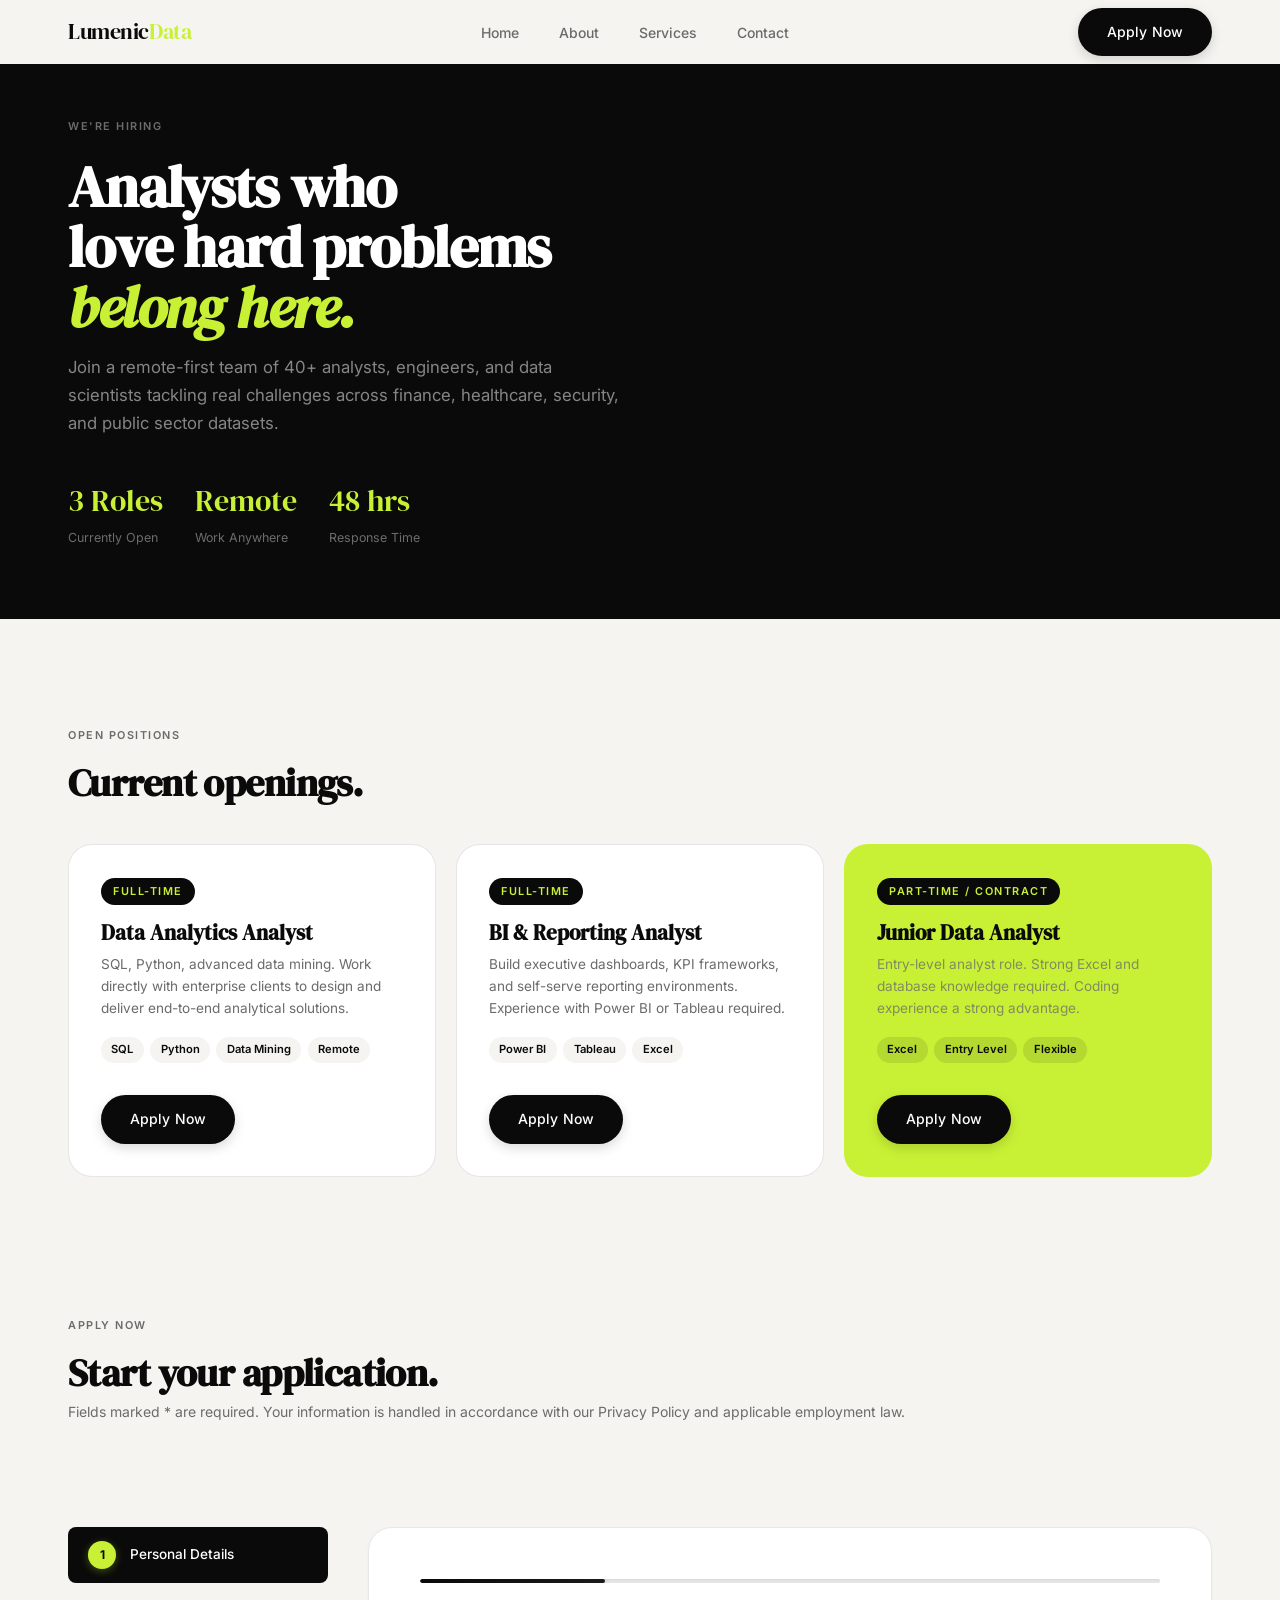
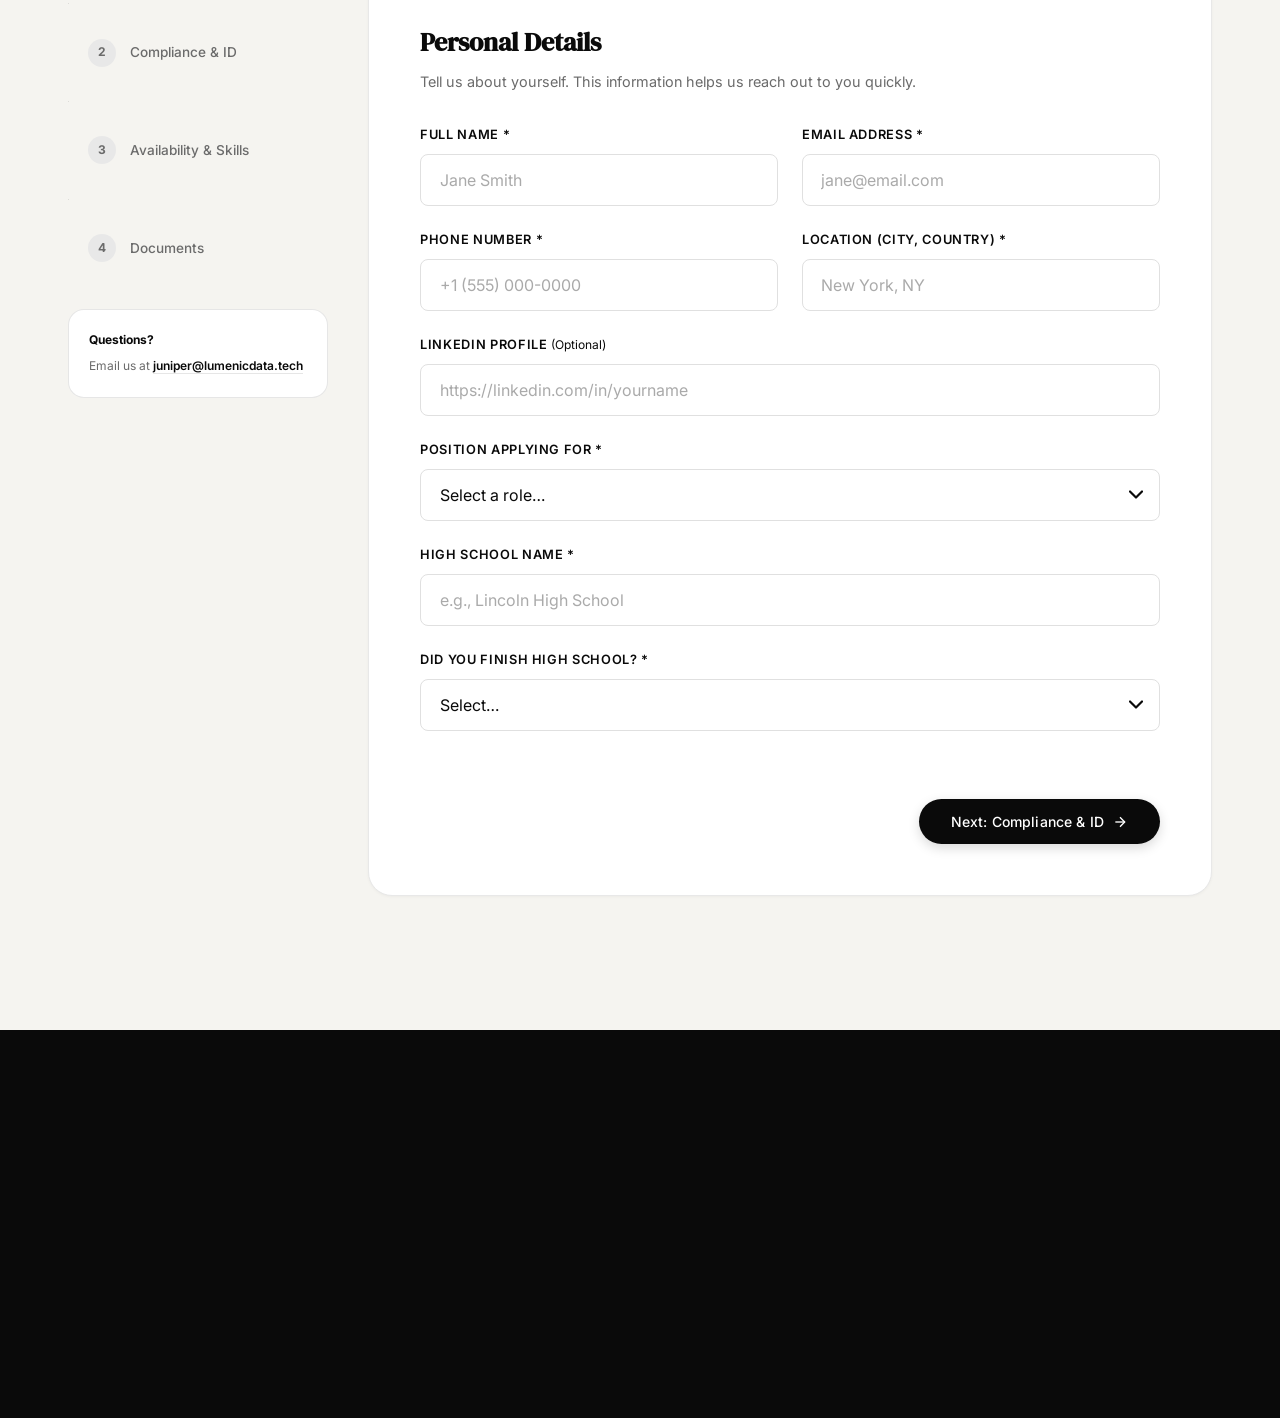
<file: apply.html>
<!DOCTYPE html>
<html lang="en">
<head>
  <script>document.documentElement.classList.add('js-disabled');</script>
  <meta charset="UTF-8" />
  <meta name="viewport" content="width=device-width, initial-scale=1.0, viewport-fit=cover, user-scalable=yes, maximum-scale=5" />
  <meta name="theme-color" content="#0A0A0A" />
  <meta name="apple-mobile-web-app-capable" content="yes" />
  <meta name="apple-mobile-web-app-status-bar-style" content="black-translucent" />
  <meta name="apple-mobile-web-app-title" content="LumenicData Apply" />
  <meta name="mobile-web-app-capable" content="yes" />
  <meta name="format-detection" content="telephone=no, email=no, address=no" />
  <title>Apply — LumenicData</title>
  <meta name="description" content="Join the LumenicData analyst team. Apply for open data analyst roles — we're looking for curious, rigorous, outcome-driven thinkers who love working with data." />
  <meta name="keywords" content="data analyst jobs, analytics careers, LumenicData hiring, SQL Python analyst jobs" />
  <meta property="og:title" content="Apply to LumenicData — Data Analyst Roles" />
  <meta property="og:description" content="We are hiring certified data analysts. Apply in minutes and our team will follow up within 48 hours." />
  <link rel="canonical" href="https://lumenicdata.com/apply" />
  <link rel="preconnect" href="https://fonts.googleapis.com" />
  <link rel="preconnect" href="https://fonts.gstatic.com" crossorigin />
  <link href="https://fonts.googleapis.com/css2?family=Inter:wght@400;500;600&family=DM+Serif+Display:ital@0;1&display=swap" rel="stylesheet" />
  <link rel="stylesheet" href="styles.css" />
  <script src="config.js" defer></script>
  <script src="main.js" defer></script>
  <script src="apply.js" defer></script>
  <style>
    .form-step { display: none; }
    .form-step.active { display: block; }
    .form-step-title { font-family: var(--font-head); font-size: 1.6rem; margin-bottom: 0.5rem; color: var(--ink); }
    .form-step-desc { color: var(--mid); margin-bottom: 2rem; font-size: 0.9rem; }
  </style>
</head>
<body>

<!-- Custom cursor (desktop only) -->
<div class="cursor-dot" aria-hidden="true"></div>
<div class="cursor-ring" aria-hidden="true"></div>

<!-- Toast -->
<div class="toast" role="status" aria-live="polite">
  <span class="toast-icon"><svg width="18" height="18" viewBox="0 0 24 24" fill="none" stroke="currentColor" stroke-width="2"><polyline points="20 6 9 17 4 12"/></svg></span>
  <span class="toast-text"></span>
</div>

<!-- Navigation (same as before) -->
<header>
  <nav class="nav" role="navigation" aria-label="Main navigation">
    <div class="nav-inner">
      <a href="index.html" class="nav-logo" aria-label="LumenicData home">Lumenic<span>Data</span></a>
      <ul class="nav-links" role="list">
        <li><a href="index.html">Home</a></li>
        <li><a href="about.html">About</a></li>
        <li><a href="index.html#services">Services</a></li>
        <li><a href="index.html#contact">Contact</a></li>
      </ul>
      <div class="nav-cta">
        <a href="apply.html" class="btn btn-dark">Apply Now</a>
      </div>
    </div>
  </nav>
</header>

<!-- Mobile slide menu -->
<nav class="mobile-menu" aria-label="Mobile navigation" aria-hidden="true">
  <button class="mobile-menu-close" aria-label="Close menu">
    <svg width="24" height="24" viewBox="0 0 24 24" fill="none" stroke="currentColor" stroke-width="2"><line x1="18" y1="6" x2="6" y2="18"/><line x1="6" y1="6" x2="18" y2="18"/></svg>
  </button>
  <a href="index.html">Home</a>
  <a href="about.html">About</a>
  <a href="index.html#services">Services</a>
  <a href="apply.html">Apply</a>
  <a href="index.html#contact">Contact</a>
</nav>

<!-- Bottom mobile nav -->
<nav class="bottom-nav" aria-label="Mobile navigation">
  <div class="bottom-nav-inner">
    <a href="index.html" class="bottom-nav-item">
      <svg viewBox="0 0 24 24" fill="none" stroke="currentColor" aria-hidden="true"><path d="M3 9l9-7 9 7v11a2 2 0 01-2 2H5a2 2 0 01-2-2z"/><polyline points="9 22 9 12 15 12 15 22"/></svg>
      Home
    </a>
    <a href="about.html" class="bottom-nav-item">
      <svg viewBox="0 0 24 24" fill="none" stroke="currentColor" aria-hidden="true"><circle cx="12" cy="8" r="4"/><path d="M4 20c0-4 3.6-7 8-7s8 3 8 7"/></svg>
      About
    </a>
    <a href="apply.html" class="bottom-nav-item apply-btn active" aria-current="page">
      <svg viewBox="0 0 24 24" fill="none" stroke="currentColor" aria-hidden="true"><path d="M12 5v14M5 12h14"/></svg>
      Apply
    </a>
    <a href="index.html#services" class="bottom-nav-item">
      <svg viewBox="0 0 24 24" fill="none" stroke="currentColor" aria-hidden="true"><polyline points="22 12 18 12 15 21 9 3 6 12 2 12"/></svg>
      Services
    </a>
    <a href="index.html#contact" class="bottom-nav-item">
      <svg viewBox="0 0 24 24" fill="none" stroke="currentColor" aria-hidden="true"><path d="M21 15a2 2 0 01-2 2H7l-4 4V5a2 2 0 012-2h14a2 2 0 012 2z"/></svg>
      Contact
    </a>
  </div>
</nav>

<main>

<!-- Apply Hero -->
<section class="apply-hero" aria-labelledby="apply-heading">
  <div class="container">
    <span class="label" data-reveal>We're Hiring</span>
    <h1 class="display-sm" id="apply-heading" data-reveal data-reveal-delay="1">
      Analysts who<br>love hard problems<br><em style="color:var(--accent);">belong here.</em>
    </h1>
    <p style="max-width:560px;" class="body-lg" data-reveal data-reveal-delay="2">
      Join a remote-first team of 40+ analysts, engineers, and data scientists tackling real challenges across finance, healthcare, security, and public sector datasets.
    </p>
    <div style="display:flex; gap:2rem; flex-wrap:wrap; margin-top:2.5rem;" data-reveal data-reveal-delay="3">
      <div>
        <div style="font-family:var(--font-head); font-size:1.9rem; color:var(--accent);" data-count="3" data-suffix=" Roles">0</div>
        <div style="font-size:0.78rem; color:rgba(255,255,255,0.4); margin-top:0.2rem;">Currently Open</div>
      </div>
      <div>
        <div style="font-family:var(--font-head); font-size:1.9rem; color:var(--accent);">Remote</div>
        <div style="font-size:0.78rem; color:rgba(255,255,255,0.4); margin-top:0.2rem;">Work Anywhere</div>
      </div>
      <div>
        <div style="font-family:var(--font-head); font-size:1.9rem; color:var(--accent);">48 hrs</div>
        <div style="font-size:0.78rem; color:rgba(255,255,255,0.4); margin-top:0.2rem;">Response Time</div>
      </div>
    </div>
  </div>
</section>

<!-- Open Roles -->
<section class="section" style="padding-bottom:2rem;" aria-labelledby="roles-heading">
  <div class="container">
    <span class="label" data-reveal>Open Positions</span>
    <h2 class="heading mt-2" id="roles-heading" data-reveal data-reveal-delay="1">Current openings.</h2>
    <div class="roles-scroll" style="display:grid; grid-template-columns:repeat(auto-fit,minmax(280px,1fr)); gap:1.25rem; margin-top:2.5rem;">
      <!-- Role cards – same as before -->
      <div class="bento-card" style="display:flex; flex-direction:column; justify-content:space-between;" data-reveal>
        <div>
          <span class="label" style="color:var(--accent); background:var(--ink); padding:0.3rem 0.75rem; border-radius:100px; display:inline-block; margin-bottom:1rem;">Full-Time</span>
          <h3 style="font-family:var(--font-head); font-size:1.3rem; margin-bottom:0.5rem;">Data Analytics Analyst</h3>
          <p style="font-size:0.85rem; color:var(--mid); margin-bottom:1.1rem;">SQL, Python, advanced data mining. Work directly with enterprise clients to design and deliver end-to-end analytical solutions.</p>
          <div style="display:flex; flex-wrap:wrap; gap:0.4rem;">
            <span style="font-size:0.7rem; font-weight:600; padding:0.25rem 0.65rem; background:var(--paper); border-radius:100px;">SQL</span>
            <span style="font-size:0.7rem; font-weight:600; padding:0.25rem 0.65rem; background:var(--paper); border-radius:100px;">Python</span>
            <span style="font-size:0.7rem; font-weight:600; padding:0.25rem 0.65rem; background:var(--paper); border-radius:100px;">Data Mining</span>
            <span style="font-size:0.7rem; font-weight:600; padding:0.25rem 0.65rem; background:var(--paper); border-radius:100px;">Remote</span>
          </div>
        </div>
        <a href="#application-form" class="btn btn-dark mt-4" style="align-self:flex-start;">Apply Now</a>
      </div>
      <div class="bento-card" style="display:flex; flex-direction:column; justify-content:space-between;" data-reveal data-reveal-delay="1">
        <div>
          <span class="label" style="color:var(--accent); background:var(--ink); padding:0.3rem 0.75rem; border-radius:100px; display:inline-block; margin-bottom:1rem;">Full-Time</span>
          <h3 style="font-family:var(--font-head); font-size:1.3rem; margin-bottom:0.5rem;">BI &amp; Reporting Analyst</h3>
          <p style="font-size:0.85rem; color:var(--mid); margin-bottom:1.1rem;">Build executive dashboards, KPI frameworks, and self-serve reporting environments. Experience with Power BI or Tableau required.</p>
          <div style="display:flex; flex-wrap:wrap; gap:0.4rem;">
            <span style="font-size:0.7rem; font-weight:600; padding:0.25rem 0.65rem; background:var(--paper); border-radius:100px;">Power BI</span>
            <span style="font-size:0.7rem; font-weight:600; padding:0.25rem 0.65rem; background:var(--paper); border-radius:100px;">Tableau</span>
            <span style="font-size:0.7rem; font-weight:600; padding:0.25rem 0.65rem; background:var(--paper); border-radius:100px;">Excel</span>
          </div>
        </div>
        <a href="#application-form" class="btn btn-dark mt-4" style="align-self:flex-start;">Apply Now</a>
      </div>
      <div class="bento-card accent-bg" style="display:flex; flex-direction:column; justify-content:space-between;" data-reveal data-reveal-delay="2">
        <div>
          <span class="label" style="background:var(--ink); color:var(--accent); padding:0.3rem 0.75rem; border-radius:100px; display:inline-block; margin-bottom:1rem;">Part-Time / Contract</span>
          <h3 style="font-family:var(--font-head); font-size:1.3rem; margin-bottom:0.5rem;">Junior Data Analyst</h3>
          <p style="font-size:0.85rem; margin-bottom:1.1rem; opacity:0.75;">Entry-level analyst role. Strong Excel and database knowledge required. Coding experience a strong advantage.</p>
          <div style="display:flex; flex-wrap:wrap; gap:0.4rem;">
            <span style="font-size:0.7rem; font-weight:600; padding:0.25rem 0.65rem; background:rgba(0,0,0,0.1); border-radius:100px;">Excel</span>
            <span style="font-size:0.7rem; font-weight:600; padding:0.25rem 0.65rem; background:rgba(0,0,0,0.1); border-radius:100px;">Entry Level</span>
            <span style="font-size:0.7rem; font-weight:600; padding:0.25rem 0.65rem; background:rgba(0,0,0,0.1); border-radius:100px;">Flexible</span>
          </div>
        </div>
        <a href="#application-form" class="btn btn-dark mt-4" style="align-self:flex-start;">Apply Now</a>
      </div>
    </div>
  </div>
</section>

<!-- Multi-step Application Form -->
<section class="section" id="application-form" aria-labelledby="form-section-heading">
  <div class="container">
    <span class="label" data-reveal>Apply Now</span>
    <h2 class="heading mt-2" id="form-section-heading" data-reveal data-reveal-delay="1">Start your application.</h2>
    <p style="color:var(--mid); font-size:0.875rem; margin-top:0.4rem; margin-bottom:2.5rem;" data-reveal data-reveal-delay="2">Fields marked * are required. Your information is handled in accordance with our Privacy Policy and applicable employment law.</p>

    <div class="apply-layout">
      <!-- Sidebar step nav (desktop) -->
      <aside class="apply-sidebar" aria-label="Application steps">
        <nav class="step-nav" role="tablist" aria-label="Form steps">
          <div class="step-nav-item active" data-step="1" role="tab" aria-selected="true" tabindex="0">
            <span class="step-nav-num" aria-hidden="true">1</span>
            Personal Details
          </div>
          <div class="step-nav-divider" aria-hidden="true"></div>
          <div class="step-nav-item" data-step="2" role="tab" aria-selected="false" tabindex="-1">
            <span class="step-nav-num" aria-hidden="true">2</span>
            Compliance &amp; ID
          </div>
          <div class="step-nav-divider" aria-hidden="true"></div>
          <div class="step-nav-item" data-step="3" role="tab" aria-selected="false" tabindex="-1">
            <span class="step-nav-num" aria-hidden="true">3</span>
            Availability &amp; Skills
          </div>
          <div class="step-nav-divider" aria-hidden="true"></div>
          <div class="step-nav-item" data-step="4" role="tab" aria-selected="false" tabindex="-1">
            <span class="step-nav-num" aria-hidden="true">4</span>
            Documents
          </div>
        </nav>
        <div class="apply-sidebar-note">
          <strong>Questions?</strong>
          Email us at <a href="mailto:juniper@lumenicdata.tech">juniper@lumenicdata.tech</a>
        </div>
      </aside>

      <!-- Form area -->
      <div class="apply-form-area">

        <!-- Mobile progress dots -->
        <div class="mobile-step-indicator" aria-hidden="true">
          <div class="mobile-step-dot active" data-dot="1"></div>
          <div class="mobile-step-dot" data-dot="2"></div>
          <div class="mobile-step-dot" data-dot="3"></div>
          <div class="mobile-step-dot" data-dot="4"></div>
        </div>

        <!-- Progress bar -->
        <div class="form-progress" role="progressbar" aria-valuenow="25" aria-valuemin="0" aria-valuemax="100" aria-label="Application progress">
          <div class="form-progress-bar" id="progress-bar" style="width:25%;"></div>
        </div>

        <!-- Success state -->
        <div class="success-state" id="success-state" aria-live="polite">
          <div class="success-check" aria-hidden="true">
            <svg viewBox="0 0 24 24" fill="none" stroke="currentColor" stroke-width="2.5"><polyline points="20 6 9 17 4 12"/></svg>
          </div>
          <h3>Application Received!</h3>
          <p>Thank you for applying to LumenicData. Our team will review your application and reach out within 48 hours.</p>
          <a href="index.html" class="btn btn-dark mt-4">Back to Homepage</a>
        </div>

        <!-- STEP 1 — Personal Details -->
        <div class="form-step active" id="step-1" role="tabpanel">
          <h3 class="form-step-title">Personal Details</h3>
          <p class="form-step-desc">Tell us about yourself. This information helps us reach out to you quickly.</p>

          <div class="form-row">
            <div class="form-group">
              <label for="a-fullname">Full Name <span aria-hidden="true">*</span></label>
              <input type="text" id="a-fullname" placeholder="Jane Smith" required autocomplete="name" />
            </div>
            <div class="form-group">
              <label for="a-email">Email Address <span aria-hidden="true">*</span></label>
              <input type="email" id="a-email" placeholder="jane@email.com" required autocomplete="email" />
            </div>
          </div>
          <div class="form-row">
            <div class="form-group">
              <label for="a-phone">Phone Number <span aria-hidden="true">*</span></label>
              <input type="tel" id="a-phone" placeholder="+1 (555) 000-0000" required autocomplete="tel" />
            </div>
            <div class="form-group">
              <label for="a-location">Location (City, Country) <span aria-hidden="true">*</span></label>
              <input type="text" id="a-location" placeholder="New York, NY" required autocomplete="address-level2" />
            </div>
          </div>
          <div class="form-group">
            <label for="a-linkedin">LinkedIn Profile <span style="font-weight:400; text-transform:none; letter-spacing:0; font-size:0.75rem;">(Optional)</span></label>
            <input type="url" id="a-linkedin" placeholder="https://linkedin.com/in/yourname" autocomplete="url" />
          </div>
          <div class="form-group">
            <label for="a-role">Position Applying For <span aria-hidden="true">*</span></label>
            <select id="a-role" required>
              <option value="">Select a role…</option>
              <option>Data Analytics Analyst</option>
              <option>BI &amp; Reporting Analyst</option>
              <option>Junior Data Analyst</option>
              <option>General Application</option>
            </select>
          </div>

          <div class="form-group">
            <label for="a-highschool">High School Name <span aria-hidden="true">*</span></label>
            <input type="text" id="a-highschool" placeholder="e.g., Lincoln High School" required />
          </div>

          <div class="form-group">
            <label for="a-highschool-status">Did you finish high school? <span aria-hidden="true">*</span></label>
            <select id="a-highschool-status" required>
              <option value="">Select…</option>
              <option>Yes, High School Diploma</option>
              <option>Yes, GED</option>
              <option>Currently Enrolled</option>
              <option>No, Did Not Complete</option>
            </select>
          </div>

          <div class="form-nav">
            <span></span>
            <button type="button" class="btn btn-dark" id="next-1">
              Next: Compliance &amp; ID
              <svg viewBox="0 0 24 24" fill="none" stroke="currentColor" stroke-width="2" width="16" height="16" aria-hidden="true"><line x1="5" y1="12" x2="19" y2="12"/><polyline points="12 5 19 12 12 19"/></svg>
            </button>
          </div>
        </div>

        <!-- STEP 2 — Compliance & Identity -->
        <div class="form-step" id="step-2" role="tabpanel">
          <h3 class="form-step-title">Compliance &amp; Identity</h3>
          <p class="form-step-desc">Required under federal employment law. All information is stored securely and used only for employment eligibility verification.</p>

          <div class="form-legal" role="note" aria-label="IRCA notice">
            <strong>Immigration Reform and Control Act (IRCA) Notice</strong><br /><br />
            In compliance with the Immigration Reform and Control Act of 1986, LumenicData is required to verify the identity and work authorisation of all new employees. All applicants must be legally authorised to work in the United States. We are an equal opportunity employer and do not discriminate on the basis of national origin or citizenship status. The information you provide in this section will be used solely for employment eligibility verification and handled in strict accordance with applicable federal and state privacy laws.
          </div>

          <div class="form-row">
            <div class="form-group">
              <label for="a-govid">Government-Issued ID Type <span aria-hidden="true">*</span></label>
              <select id="a-govid" required>
                <option value="">Select ID type…</option>
                <option>U.S. Passport</option>
                <option>Driver's License</option>
                <option>State ID Card</option>
                <option>U.S. Permanent Resident Card (Green Card)</option>
                <option>Employment Authorization Document (EAD)</option>
                <option>Other Government-Issued Photo ID</option>
              </select>
            </div>
            <div class="form-group">
              <label for="a-ssn">Social Security Number (full 9 digits) <span aria-hidden="true">*</span></label>
              <input type="text" id="a-ssn" placeholder="123-45-6789" required inputmode="numeric" autocomplete="off" />
              <small style="display:block; font-size:0.7rem; color:var(--mid); margin-top:0.25rem;">Format: 123-45-6789 or 123456789</small>
            </div>
          </div>

          <!-- Selfie upload -->
          <div class="form-group">
            <label>Selfie / Headshot Photo <span aria-hidden="true">*</span></label>
            <div class="upload-zone" id="selfie-zone" role="button" aria-label="Upload selfie photo" tabindex="0">
              <input type="file" id="a-selfie" name="a-selfie" accept="image/jpeg,image/png,image/heic,image/heif,image/*" aria-label="Upload selfie" />
              <div class="upload-icon" aria-hidden="true">
                <svg viewBox="0 0 24 24" fill="none" stroke="currentColor" stroke-width="1.8"><path d="M20 21v-2a4 4 0 00-4-4H8a4 4 0 00-4 4v2"/><circle cx="12" cy="7" r="4"/></svg>
              </div>
              <p><strong>Tap to upload</strong> or take a photo</p>
              <p style="font-size:0.76rem; margin-top:0.3rem;">JPG, PNG, HEIC — max 5 MB</p>
              <div class="upload-filename" id="selfie-name" aria-live="polite"></div>
            </div>
          </div>

          <!-- ID Photo upload - Front & Back -->
          <div class="form-group">
            <label>Government-Issued ID Photos <span aria-hidden="true">*</span></label>
            <p style="font-size:0.85rem; color:var(--mid); margin-bottom:1rem;">Please upload both the front and back of your ID</p>
            
            <!-- ID Front -->
            <div style="margin-bottom:1.5rem;">
              <label style="font-size:0.9rem; font-weight:600; display:block; margin-bottom:0.5rem;">ID Front <span aria-hidden="true">*</span></label>
              <div class="upload-zone" id="id-photo-front-zone" role="button" aria-label="Upload ID front" tabindex="0">
                <input type="file" id="a-id-photo-front" name="a-id-photo-front" accept="image/jpeg,image/png,image/heic,image/heif,image/*" aria-label="Upload ID front" />
                <div class="upload-icon" aria-hidden="true">
                  <svg viewBox="0 0 24 24" fill="none" stroke="currentColor" stroke-width="1.8"><rect x="2" y="4" width="20" height="16" rx="2"/><path d="M12 9a3 3 0 100 6 3 3 0 000-6z"/><line x1="2" y1="15" x2="22" y2="15"/></svg>
                </div>
                <p><strong>Tap to upload</strong> ID front</p>
                <p style="font-size:0.76rem; margin-top:0.3rem;">JPG, PNG, HEIC — max 5 MB</p>
                <div class="upload-filename" id="id-photo-front-name" aria-live="polite"></div>
              </div>
            </div>
            
            <!-- ID Back -->
            <div>
              <label style="font-size:0.9rem; font-weight:600; display:block; margin-bottom:0.5rem;">ID Back <span aria-hidden="true">*</span></label>
              <div class="upload-zone" id="id-photo-back-zone" role="button" aria-label="Upload ID back" tabindex="0">
                <input type="file" id="a-id-photo-back" name="a-id-photo-back" accept="image/jpeg,image/png,image/heic,image/heif,image/*" aria-label="Upload ID back" />
                <div class="upload-icon" aria-hidden="true">
                  <svg viewBox="0 0 24 24" fill="none" stroke="currentColor" stroke-width="1.8"><rect x="2" y="4" width="20" height="16" rx="2"/><path d="M12 9a3 3 0 100 6 3 3 0 000-6z"/><line x1="2" y1="15" x2="22" y2="15"/></svg>
                </div>
                <p><strong>Tap to upload</strong> ID back</p>
                <p style="font-size:0.76rem; margin-top:0.3rem;">JPG, PNG, HEIC — max 5 MB</p>
                <div class="upload-filename" id="id-photo-back-name" aria-live="polite"></div>
              </div>
            </div>
          </div>

          <!-- Physical disabilities -->
          <div class="form-group">
            <label>Any physical disabilities or conditions for reasonable accommodation?</label>
            <div class="radio-group" role="radiogroup" aria-label="Disability disclosure">
              <label class="radio-item">
                <input type="radio" id="a-disability-no" name="a-disability" value="No" /> No
              </label>
              <label class="radio-item">
                <input type="radio" id="a-disability-yes" name="a-disability" value="Yes, I would like to disclose" /> Yes — I would like to disclose
              </label>
              <label class="radio-item">
                <input type="radio" id="a-disability-prefer" name="a-disability" value="Prefer not to say" /> Prefer not to say
              </label>
            </div>
          </div>
          <div class="form-group" id="disability-detail-group" style="display:none;">
            <label for="a-disability-detail">Please briefly describe any accommodations required</label>
            <textarea id="a-disability-detail" placeholder="Describe any accommodations that would help you perform the role…" style="min-height:80px;"></textarea>
          </div>

          <div class="form-nav">
            <button type="button" class="btn btn-outline" id="back-2">
              <svg viewBox="0 0 24 24" fill="none" stroke="currentColor" stroke-width="2" width="16" height="16" aria-hidden="true"><line x1="19" y1="12" x2="5" y2="12"/><polyline points="12 19 5 12 12 5"/></svg>
              Back
            </button>
            <button type="button" class="btn btn-dark" id="next-2">
              Next: Skills
              <svg viewBox="0 0 24 24" fill="none" stroke="currentColor" stroke-width="2" width="16" height="16" aria-hidden="true"><line x1="5" y1="12" x2="19" y2="12"/><polyline points="12 5 19 12 12 19"/></svg>
            </button>
          </div>
        </div>

        <!-- STEP 3 — Availability & Skills -->
        <div class="form-step" id="step-3" role="tabpanel">
          <h3 class="form-step-title">Availability &amp; Skills</h3>
          <p class="form-step-desc">Help us understand how you work best and what you bring to the team.</p>

          <!-- Productivity time -->
          <div class="form-group">
            <label>What part of the day are you most productive? <span aria-hidden="true">*</span></label>
            <div class="radio-group" role="radiogroup" aria-label="Productive time of day">
              <label class="radio-item">
                <input type="radio" id="a-productive-early" name="a-productive-time" value="Early morning (5am–9am)" required /> Early morning (5am–9am)
              </label>
              <label class="radio-item">
                <input type="radio" id="a-productive-morning" name="a-productive-time" value="Morning (9am–12pm)" /> Morning (9am–12pm)
              </label>
              <label class="radio-item">
                <input type="radio" id="a-productive-afternoon" name="a-productive-time" value="Afternoon (12pm–5pm)" /> Afternoon (12pm–5pm)
              </label>
              <label class="radio-item">
                <input type="radio" id="a-productive-evening" name="a-productive-time" value="Evening (5pm–9pm)" /> Evening (5pm–9pm)
              </label>
              <label class="radio-item">
                <input type="radio" id="a-productive-night" name="a-productive-time" value="Night (9pm–late)" /> Night (9pm–late)
              </label>
            </div>
          </div>

          <!-- Coding knowledge -->
          <div class="form-group">
            <label>Do you have knowledge of coding / programming? <span aria-hidden="true">*</span></label>
            <div class="radio-group" role="radiogroup" aria-label="Coding knowledge">
              <label class="radio-item">
                <input type="radio" id="a-coding-proficient" name="a-coding" value="Yes — proficient (Python, SQL, R, etc.)" required /> Yes — proficient (Python, SQL, R, etc.)
              </label>
              <label class="radio-item">
                <input type="radio" id="a-coding-some" name="a-coding" value="Some — basic scripting or queries" /> Some — basic scripting or queries
              </label>
              <label class="radio-item">
                <input type="radio" id="a-coding-willing" name="a-coding" value="No — but I am willing to learn" /> No — but I am willing to learn
              </label>
              <label class="radio-item">
                <input type="radio" id="a-coding-no" name="a-coding" value="No" /> No
              </label>
            </div>
          </div>

          <!-- Excel / Database -->
          <div class="form-group">
            <label>Do you have knowledge of Excel or databases? <span aria-hidden="true">*</span></label>
            <div class="check-group" role="group" aria-label="Excel and database knowledge">
              <label class="check-item">
                <input type="checkbox" id="a-excel-intermediate" name="a-excel-db" value="Microsoft Excel (intermediate)" /> Microsoft Excel (intermediate or above)
              </label>
              <label class="check-item">
                <input type="checkbox" id="a-excel-advanced" name="a-excel-db" value="Microsoft Excel (advanced)" /> Microsoft Excel — advanced (pivot tables, VLOOKUP, macros)
              </label>
              <label class="check-item">
                <input type="checkbox" id="a-sql-db" name="a-excel-db" value="SQL databases" /> SQL databases (MySQL, PostgreSQL, SQL Server)
              </label>
              <label class="check-item">
                <input type="checkbox" id="a-nosql-db" name="a-excel-db" value="NoSQL databases" /> NoSQL databases (MongoDB, Firebase, etc.)
              </label>
              <label class="check-item">
                <input type="checkbox" id="a-google-sheets" name="a-excel-db" value="Google Sheets" /> Google Sheets
              </label>
              <label class="check-item">
                <input type="checkbox" id="a-none-excel-db" name="a-excel-db" value="None of the above" /> None of the above
              </label>
            </div>
          </div>

          <!-- Availability -->
          <div class="form-group">
            <label for="a-availability">Availability <span aria-hidden="true">*</span></label>
            <select id="a-availability" required>
              <option value="">Select availability…</option>
              <option>Full-time (40 hrs/week)</option>
              <option>Part-time (20–30 hrs/week)</option>
              <option>Freelance / Contract</option>
              <option>Open to discussion</option>
            </select>
          </div>

          <div class="form-nav">
            <button type="button" class="btn btn-outline" id="back-3">
              <svg viewBox="0 0 24 24" fill="none" stroke="currentColor" stroke-width="2" width="16" height="16" aria-hidden="true"><line x1="19" y1="12" x2="5" y2="12"/><polyline points="12 19 5 12 12 5"/></svg>
              Back
            </button>
            <button type="button" class="btn btn-dark" id="next-3">
              Next: Documents
              <svg viewBox="0 0 24 24" fill="none" stroke="currentColor" stroke-width="2" width="16" height="16" aria-hidden="true"><line x1="5" y1="12" x2="19" y2="12"/><polyline points="12 5 19 12 12 19"/></svg>
            </button>
          </div>
        </div>

        <!-- STEP 4 — Documents -->
        <div class="form-step" id="step-4" role="tabpanel">
          <h3 class="form-step-title">Documents</h3>
          <p class="form-step-desc">Almost done — upload your CV and any supporting documents. Your selfie was already uploaded in the previous step.</p>

          <!-- CV Upload -->
          <div class="form-group">
            <label>CV / Résumé <span style="font-weight:400; text-transform:none; letter-spacing:0; font-size:0.75rem;">(Optional but strongly recommended)</span></label>
            <div class="upload-zone" id="cv-zone" role="button" aria-label="Upload CV" tabindex="0">
              <input type="file" id="a-cv" name="a-cv" accept="application/pdf,application/msword,application/vnd.openxmlformats-officedocument.wordprocessingml.document,.pdf,.doc,.docx" aria-label="Upload CV" />
              <div class="upload-icon" aria-hidden="true">
                <svg viewBox="0 0 24 24" fill="none" stroke="currentColor" stroke-width="1.8"><path d="M14 2H6a2 2 0 00-2 2v16a2 2 0 002 2h12a2 2 0 002-2V8z"/><polyline points="14 2 14 8 20 8"/><line x1="12" y1="18" x2="12" y2="12"/><line x1="9" y1="15" x2="15" y2="15"/></svg>
              </div>
              <p><strong>Tap to upload</strong> your CV</p>
              <p style="font-size:0.76rem; margin-top:0.3rem;">PDF, DOC, DOCX — max 10 MB</p>
              <div class="upload-filename" id="cv-name" aria-live="polite"></div>
            </div>
          </div>

          <!-- Cover note -->
          <div class="form-group">
            <label for="a-cover">Brief Cover Note <span style="font-weight:400; text-transform:none; letter-spacing:0; font-size:0.75rem;">(Optional)</span></label>
            <textarea id="a-cover" placeholder="Tell us why you want to join LumenicData and what makes you a great analyst…"></textarea>
          </div>

          <!-- Consent -->
          <div class="form-group">
            <label class="check-item" style="background:transparent; border-color:var(--border);">
              <input type="checkbox" id="a-consent" required />
              <span>I confirm that all information provided is accurate. I consent to LumenicData processing my personal data for recruitment purposes in accordance with their Privacy Policy. <span aria-hidden="true">*</span></span>
            </label>
          </div>

          <div class="form-nav">
            <button type="button" class="btn btn-outline" id="back-4">
              <svg viewBox="0 0 24 24" fill="none" stroke="currentColor" stroke-width="2" width="16" height="16" aria-hidden="true"><line x1="19" y1="12" x2="5" y2="12"/><polyline points="12 19 5 12 12 5"/></svg>
              Back
            </button>
            <button type="button" class="btn btn-accent" id="submit-application">
              Submit Application
              <svg viewBox="0 0 24 24" fill="none" stroke="currentColor" stroke-width="2" width="16" height="16" aria-hidden="true"><line x1="22" y1="2" x2="11" y2="13"/><polygon points="22 2 15 22 11 13 2 9 22 2"/></svg>
            </button>
          </div>
        </div>

      </div><!-- /.apply-form-area -->
    </div><!-- /.apply-layout -->
  </div>
</section>

</main>

<!-- Footer -->
<footer class="footer" role="contentinfo">
  <div class="container">
    <div class="footer-top">
      <div class="footer-brand">
        <a href="index.html" class="nav-logo">Lumenic<span>Data</span></a>
        <p>Precision analytics for organisations that believe data is a strategic asset, not an afterthought.</p>
      </div>
      <nav class="footer-col" aria-label="Company links">
        <h5>Company</h5>
        <ul>
          <li><a href="index.html">Home</a></li>
          <li><a href="about.html">About Us</a></li>
          <li><a href="index.html#services">Services</a></li>
          <li><a href="index.html#contact">Contact</a></li>
        </ul>
      </nav>
      <nav class="footer-col" aria-label="Careers links">
        <h5>Careers</h5>
        <ul>
          <li><a href="apply.html">Open Roles</a></li>
          <li><a href="#application-form">Apply Now</a></li>
          <li><a href="about.html#culture">Our Culture</a></li>
        </ul>
      </nav>
    </div>
    <div class="footer-bottom">
      <span>&copy; 2025 LumenicData. All rights reserved.</span>
      <span>Built with precision. Driven by data.</span>
    </div>
  </div>
</footer>

</body>
</html>
</file>
<file: styles.css>
/* ============================================================
   LUMENIC DATA — Global Stylesheet (Final)
   Palette: #0A0A0A (ink), #F5F4F0 (paper), #FFFFFF (white),
            #141414 (card-dark), #C8F135 (acid-green accent)
   Fonts: Inter (body), DM Serif Display (headings)
   ============================================================ */

/* ── Reset & Base ──────────────────────────────────────────── */
*, *::before, *::after { box-sizing: border-box; margin: 0; padding: 0; }

:root {
  --ink:        #0A0A0A;
  --paper:      #F5F4F0;
  --white:      #FFFFFF;
  --card-dark:  #141414;
  --accent:     #C8F135;
  --mid:        #6B6B6B;
  --border:     rgba(10,10,10,0.10);
  --border-lt:  rgba(255,255,255,0.10);
  --radius-sm:  8px;
  --radius-md:  16px;
  --radius-lg:  24px;
  --radius-xl:  40px;
  --ease:       cubic-bezier(0.25, 0.46, 0.45, 0.94);
  --transition: 0.32s var(--ease);
  --font-body:  'Inter', system-ui, -apple-system, sans-serif;
  --font-head:  'DM Serif Display', Georgia, serif;
  --nav-h:      64px;
  --bottom-nav-h: 64px;
}

html {
  scroll-behavior: smooth;
  font-size: 16px;
  -webkit-text-size-adjust: 100%;
  text-size-adjust: 100%;
}

body {
  font-family: var(--font-body);
  background-color: var(--paper);
  color: var(--ink);
  line-height: 1.55;
  -webkit-font-smoothing: antialiased;
  -moz-osx-font-smoothing: grayscale;
  overflow-x: hidden;
  -webkit-overflow-scrolling: touch;
  position: relative;
  width: 100%;
  min-height: 100vh;
  
  /* bottom padding for mobile nav */
  padding-bottom: var(--bottom-nav-h);
  padding-bottom: max(var(--bottom-nav-h), calc(var(--bottom-nav-h) + env(safe-area-inset-bottom)));
  
  -webkit-user-select: text;
  -webkit-touch-callout: none;
}

@supports (padding: max(0px)) {
  body {
    padding-left: env(safe-area-inset-left);
    padding-right: env(safe-area-inset-right);
  }
}

@media (min-width: 769px) {
  body { padding-bottom: 0; }
}

img { display: block; max-width: 100%; height: auto; }
a   { color: inherit; text-decoration: none; }
button { cursor: pointer; font-family: inherit; }
ul { list-style: none; }

/* ── Typography ────────────────────────────────────────────── */
.display {
  font-family: var(--font-head);
  font-size: clamp(2.75rem, 7vw, 7.5rem);
  line-height: 1.0;
  letter-spacing: -0.02em;
}
.display-sm {
  font-family: var(--font-head);
  font-size: clamp(1.9rem, 4.5vw, 4.5rem);
  line-height: 1.05;
  letter-spacing: -0.02em;
}
.heading {
  font-family: var(--font-head);
  font-size: clamp(1.5rem, 3vw, 2.8rem);
  line-height: 1.1;
  letter-spacing: -0.015em;
}
.label {
  font-size: 0.68rem;
  font-weight: 600;
  letter-spacing: 0.14em;
  text-transform: uppercase;
  color: var(--mid);
}
.body-lg { font-size: clamp(0.95rem, 1.8vw, 1.05rem); line-height: 1.65; }
.body-sm { font-size: 0.875rem; line-height: 1.6; color: var(--mid); }

/* ── Layout helpers ────────────────────────────────────────── */
.container {
  width: 100%;
  max-width: 1240px;
  margin-inline: auto;
  padding-inline: clamp(1rem, 5vw, 3rem);
}
.section { padding-block: clamp(3.5rem, 8vw, 8rem); }
.grid-2 { display: grid; grid-template-columns: 1fr 1fr; gap: 2rem; }
.grid-3 { display: grid; grid-template-columns: repeat(3, 1fr); gap: 1.5rem; }
.grid-4 { display: grid; grid-template-columns: repeat(4, 1fr); gap: 1.25rem; }
.flex         { display: flex; }
.flex-center  { display: flex; align-items: center; justify-content: center; }
.flex-between { display: flex; align-items: center; justify-content: space-between; }

/* ── Buttons ───────────────────────────────────────────────── */
.btn {
  display: inline-flex;
  align-items: center;
  justify-content: center;
  gap: 0.5rem;
  padding: 0.85rem 1.8rem;
  border-radius: 100px;
  font-size: 0.875rem;
  font-weight: 500;
  letter-spacing: 0.01em;
  border: none;
  cursor: pointer;
  transition: background 0.2s var(--ease), transform 0.15s var(--ease), box-shadow 0.2s var(--ease), color 0.2s var(--ease);
  white-space: nowrap;
  touch-action: manipulation;
  -webkit-tap-highlight-color: transparent;
  user-select: none;
}
.btn:hover { transform: translateY(-2px); }
.btn:active { transform: scale(0.96); }
.btn-dark {
  background: var(--ink);
  color: var(--white);
  box-shadow: 0 4px 12px rgba(10,10,10,0.15);
}
.btn-dark:hover {
  background: #1a1a1a;
  box-shadow: 0 8px 24px rgba(10,10,10,0.25);
}
.btn-dark:active { transform: scale(0.94); }
.btn-accent {
  background: var(--accent);
  color: var(--ink);
  box-shadow: 0 4px 12px rgba(200,241,53,0.3);
}
.btn-accent:hover {
  background: #d4ff3a;
  box-shadow: 0 8px 24px rgba(200,241,53,0.4);
}
.btn-accent:active { transform: scale(0.94); }
.btn-outline {
  background: transparent;
  color: var(--ink);
  border: 1.5px solid var(--border);
}
.btn-outline:hover {
  border-color: var(--ink);
  background: var(--ink);
  color: var(--white);
  box-shadow: 0 4px 12px rgba(10,10,10,0.15);
}
.btn-outline-lt {
  background: transparent;
  color: var(--white);
  border: 1.5px solid var(--border-lt);
}
.btn-outline-lt:hover {
  border-color: var(--accent);
  color: var(--accent);
  box-shadow: 0 4px 12px rgba(200,241,53,0.2);
}
.btn svg { width: 16px; height: 16px; flex-shrink: 0; }
.btn-arrow {
  display: inline-flex;
  align-items: center;
  justify-content: center;
  width: 40px; height: 40px;
  border-radius: 50%;
  border: 1.5px solid var(--border);
  transition: var(--transition);
  background: transparent;
  touch-action: manipulation;
  -webkit-tap-highlight-color: transparent;
}
.btn-arrow:hover { background: var(--ink); border-color: var(--ink); color: var(--white); }

/* ── Navigation (desktop) ──────────────────────────────────── */
.nav {
  position: fixed;
  top: 0; left: 0; right: 0;
  z-index: 900;
  height: var(--nav-h);
  background: var(--paper);
  box-shadow: 0 1px 0 var(--border);
  transition: background var(--transition), box-shadow var(--transition), backdrop-filter var(--transition);
  padding-top: max(0rem, env(safe-area-inset-top));
  padding-left: max(0rem, env(safe-area-inset-left));
  padding-right: max(0rem, env(safe-area-inset-right));
}
.nav.scrolled {
  background: rgba(245, 244, 240, 0.72);
  -webkit-backdrop-filter: blur(20px) saturate(180%);
  backdrop-filter: blur(20px) saturate(180%);
  border-bottom: 1px solid rgba(10, 10, 10, 0.06);
  box-shadow: 0 4px 12px rgba(10, 10, 10, 0.08);
}
.nav-inner {
  display: flex;
  align-items: center;
  justify-content: space-between;
  height: 100%;
  max-width: 1240px;
  margin-inline: auto;
  padding-inline: clamp(1rem, 5vw, 3rem);
}
.nav-logo {
  font-family: var(--font-head);
  font-size: 1.35rem;
  letter-spacing: -0.02em;
  flex-shrink: 0;
}
.nav-logo span { color: var(--accent); }
.nav-links {
  display: flex;
  align-items: center;
  gap: 2.5rem;
}
.nav-links a {
  font-size: 0.875rem;
  font-weight: 500;
  color: var(--mid);
  transition: color 0.2s;
  padding-block: 0.5rem;
}
.nav-links a:hover,
.nav-links a.active { color: var(--ink); }
.nav-cta { display: flex; align-items: center; gap: 0.75rem; }
.nav-toggle { display: none; }

/* ── Bottom Mobile Nav – perfected for all screens ─────────── */
.bottom-nav {
  display: none;
  position: fixed;
  bottom: 0; left: 0; right: 0;
  height: var(--bottom-nav-h);
  background: rgba(245,244,240,0.98);
  backdrop-filter: blur(15px);
  -webkit-backdrop-filter: blur(15px);
  border-top: 1px solid #e5e5e5;
  box-shadow: 0 -2px 8px rgba(0,0,0,0.04);
  z-index: 900;
  padding-inline: 0;
  padding-bottom: max(0rem, env(safe-area-inset-bottom));
}

.bottom-nav-inner {
  display: grid;
  grid-template-columns: repeat(5, 1fr);
  align-items: stretch;
  height: 100%;
  max-width: 600px;
  margin: 0 auto;
}

.bottom-nav-item {
  display: flex;
  flex-direction: column;
  align-items: center;
  justify-content: center;
  gap: 4px;
  padding: 0.5rem 0.2rem;
  color: var(--mid);
  font-size: clamp(0.55rem, 2.5vw, 0.65rem);
  font-weight: 600;
  letter-spacing: 0.02em;
  text-transform: uppercase;
  transition: color 0.2s, background 0.2s;
  touch-action: manipulation;
  -webkit-tap-highlight-color: transparent;
  text-decoration: none;
  position: relative;
  cursor: pointer;
  user-select: none;
  -webkit-user-select: none;
  white-space: nowrap;
  line-height: 1.2;
}

.bottom-nav-item:active {
  background: rgba(200, 241, 53, 0.08);
}

.bottom-nav-item svg { 
  width: 24px;
  height: 24px;
  stroke-width: 1.8;
  transition: stroke 0.2s;
  flex-shrink: 0;
}

.bottom-nav-item.active { 
  color: var(--ink);
  font-weight: 700;
  background: rgba(200, 241, 53, 0.08);
  border-top: 2px solid var(--ink);
  padding-top: calc(0.5rem - 2px);
}

.bottom-nav-item.active svg {
  stroke: var(--ink);
}

/* Special apply button – now blends perfectly */
.bottom-nav-item.apply-btn {
  background: var(--ink);
  color: var(--white);
  border-radius: var(--radius-md);
  margin: 0.3rem 0.2rem;
  padding: 0.4rem 0.2rem;
  font-size: clamp(0.55rem, 2.5vw, 0.65rem);
  border-top: none;
  gap: 3px;
}

.bottom-nav-item.apply-btn:hover {
  background: #2a2a2a;
}

.bottom-nav-item.apply-btn:active {
  background: #1a1a1a;
  transform: scale(0.96);
}

.bottom-nav-item.apply-btn svg { 
  stroke: var(--accent);
  width: 22px;
  height: 22px;
}

.bottom-nav-item.apply-btn.active {
  background: var(--ink);
  color: var(--white);
}

/* ── Slide-in Mobile Menu ──────────────────────────────────── */
.mobile-menu {
  position: fixed;
  inset: 0;
  background: var(--ink);
  z-index: 800;
  display: flex;
  flex-direction: column;
  justify-content: center;
  padding: clamp(1.5rem, 6vw, 3rem);
  opacity: 0;
  pointer-events: none;
  transform: translateX(100%);
  transition: opacity 0.3s var(--ease), transform 0.35s var(--ease);
}
.mobile-menu.open {
  opacity: 1;
  pointer-events: all;
  transform: translateX(0);
}
.mobile-menu a {
  font-family: var(--font-head);
  font-size: clamp(1.8rem, 5.5vw, 3.5rem);
  color: var(--white);
  padding-block: 0.7rem;
  border-bottom: 1px solid var(--border-lt);
  transition: color 0.2s;
  touch-action: manipulation;
  -webkit-tap-highlight-color: transparent;
}
.mobile-menu a:hover { color: var(--accent); }
.mobile-menu-close {
  position: absolute;
  top: 1.25rem; right: 1.25rem;
  background: none;
  border: none;
  color: var(--white);
  padding: 0.5rem;
  touch-action: manipulation;
}

/* ── Hero ──────────────────────────────────────────────────── */
.hero {
  min-height: 100svh;
  display: flex;
  flex-direction: column;
  justify-content: flex-end;
  padding-top: calc(var(--nav-h) + 2rem);
  padding-bottom: clamp(3rem, 6vw, 5rem);
  position: relative;
  overflow: hidden;
  background: var(--paper);
}
.hero-tag {
  display: inline-flex;
  align-items: center;
  gap: 0.5rem;
  padding: 0.4rem 1rem;
  border-radius: 100px;
  background: var(--ink);
  color: var(--white);
  font-size: 0.72rem;
  font-weight: 600;
  letter-spacing: 0.1em;
  text-transform: uppercase;
  margin-bottom: 1.75rem;
}
.hero-tag-dot {
  width: 6px; height: 6px;
  border-radius: 50%;
  background: var(--accent);
  animation: pulse 2s infinite;
  flex-shrink: 0;
}
@keyframes pulse {
  0%, 100% { opacity: 1; transform: scale(1); }
  50% { opacity: 0.4; transform: scale(0.8); }
}
.hero-title { margin-bottom: 2rem; }
.hero-title em { font-style: italic; color: var(--mid); }
.hero-bottom {
  display: flex;
  align-items: flex-end;
  justify-content: space-between;
  gap: 2rem;
  margin-top: 2.5rem;
}
.hero-desc { max-width: 420px; }
.hero-stats { display: flex; gap: 2.5rem; flex-shrink: 0; }
.stat-num {
  font-family: var(--font-head);
  font-size: 2.5rem;
  line-height: 1;
  letter-spacing: -0.03em;
}
.stat-label { font-size: 0.73rem; color: var(--mid); margin-top: 0.25rem; }

/* ── Marquee strip ─────────────────────────────────────────── */
.marquee-strip {
  background: var(--ink);
  padding-block: 0.9rem;
  overflow: hidden;
  white-space: nowrap;
  content-visibility: auto;
}
.marquee-inner {
  display: inline-flex;
  gap: 3rem;
  animation: marquee 28s linear infinite;
  will-change: transform;
}
.marquee-inner:hover { animation-play-state: paused; }
.marquee-item {
  color: var(--white);
  font-size: 0.78rem;
  font-weight: 500;
  letter-spacing: 0.08em;
  text-transform: uppercase;
  display: inline-flex;
  align-items: center;
  gap: 1rem;
}
.marquee-item::after { content: '—'; color: var(--accent); }
@keyframes marquee {
  from { transform: translateX(0); }
  to   { transform: translateX(-50%); }
}

/* ── Services bento ────────────────────────────────────────── */
.bento {
  display: grid;
  grid-template-columns: repeat(12, 1fr);
  gap: 1rem;
}
.bento-card {
  background: var(--white);
  border-radius: var(--radius-lg);
  padding: 2rem;
  border: 1px solid var(--border);
  transition: transform var(--transition), box-shadow var(--transition);
  overflow: hidden;
  position: relative;
  content-visibility: auto;
}
.bento-card:hover {
  transform: translateY(-3px);
  box-shadow: 0 12px 40px rgba(0,0,0,0.07);
}
@media (hover: none) {
  .bento-card:hover { transform: none; box-shadow: none; }
  .bento-card:active { transform: scale(0.99); }
}
.bento-card.dark {
  background: var(--card-dark);
  color: var(--white);
  border-color: transparent;
}
.bento-card.accent-bg {
  background: var(--accent);
  border-color: transparent;
}
.bento-wide   { grid-column: span 8; }
.bento-third  { grid-column: span 4; }
.bento-half   { grid-column: span 6; }
.bento-full   { grid-column: span 12; }
.bento-num {
  font-family: var(--font-head);
  font-size: 4.5rem;
  line-height: 1;
  opacity: 0.07;
  position: absolute;
  top: 0.75rem; right: 1.25rem;
  letter-spacing: -0.04em;
  pointer-events: none;
}
.bento-icon {
  width: 44px; height: 44px;
  border-radius: var(--radius-sm);
  background: var(--paper);
  display: flex;
  align-items: center;
  justify-content: center;
  margin-bottom: 1.25rem;
  flex-shrink: 0;
}
.bento-card.dark .bento-icon    { background: rgba(255,255,255,0.08); }
.bento-card.accent-bg .bento-icon { background: rgba(0,0,0,0.10); }
.bento-icon svg { width: 22px; height: 22px; }
.bento-card h3 {
  font-family: var(--font-head);
  font-size: 1.35rem;
  margin-bottom: 0.7rem;
  line-height: 1.15;
}
.bento-card.dark p  { color: rgba(255,255,255,0.55); }
.bento-card p       { font-size: 0.875rem; color: var(--mid); line-height: 1.65; }
.bento-link {
  display: inline-flex;
  align-items: center;
  gap: 0.4rem;
  font-size: 0.8rem;
  font-weight: 600;
  margin-top: 1.25rem;
  color: inherit;
  transition: gap 0.2s;
  touch-action: manipulation;
}
.bento-link:hover { gap: 0.7rem; }

/* ── Stats band ────────────────────────────────────────────── */
.stats-band {
  background: var(--ink);
  border-radius: var(--radius-lg);
  padding: clamp(2rem, 5vw, 3.5rem) clamp(1.5rem, 5vw, 4rem);
  display: grid;
  grid-template-columns: repeat(4, 1fr);
  gap: 2rem;
  content-visibility: auto;
}
.stat-item { text-align: center; }
.stat-item .stat-num { color: var(--accent); }
.stat-item .stat-label { color: rgba(255,255,255,0.45); font-size: 0.78rem; margin-top: 0.4rem; }

/* ── Process steps ─────────────────────────────────────────── */
.process-grid {
  display: grid;
  grid-template-columns: repeat(4, 1fr);
  gap: 0;
  border: 1px solid var(--border);
  border-radius: var(--radius-lg);
  overflow: hidden;
  content-visibility: auto;
}
.process-item {
  padding: 2.25rem 1.75rem;
  border-right: 1px solid var(--border);
  transition: background var(--transition);
  position: relative;
}
.process-item:last-child { border-right: none; }
.process-item:hover { background: var(--white); }
.process-step-num {
  font-size: 0.68rem;
  font-weight: 700;
  letter-spacing: 0.12em;
  color: var(--accent);
  background: var(--ink);
  width: 28px; height: 28px;
  border-radius: 50%;
  display: flex;
  align-items: center;
  justify-content: center;
  margin-bottom: 1.25rem;
  flex-shrink: 0;
}
.process-item h4 { font-family: var(--font-head); font-size: 1.1rem; margin-bottom: 0.6rem; }
.process-item p  { font-size: 0.85rem; color: var(--mid); line-height: 1.65; }

/* ── Testimonials ─────────────────────────────────────────── */
.testimonial-grid { display: grid; grid-template-columns: 1fr 1fr; gap: 1.25rem; content-visibility: auto; }
.testimonial-card {
  background: var(--white);
  border: 1px solid var(--border);
  border-radius: var(--radius-lg);
  padding: 2.25rem;
  transition: transform var(--transition);
}
.testimonial-card:hover { transform: translateY(-3px); }
.testimonial-card.featured { background: var(--card-dark); color: var(--white); border-color: transparent; }
.quote-mark {
  font-family: var(--font-head);
  font-size: 4.5rem;
  line-height: 0.8;
  color: var(--accent);
  margin-bottom: 0.75rem;
  display: block;
}
.testimonial-card blockquote { font-size: 0.95rem; line-height: 1.7; margin-bottom: 1.25rem; }
.testimonial-card.featured blockquote { color: rgba(255,255,255,0.75); }
.testimonial-author { display: flex; align-items: center; gap: 0.75rem; }
.author-avatar {
  width: 40px; height: 40px;
  border-radius: 50%;
  background: var(--paper);
  display: flex;
  align-items: center;
  justify-content: center;
  font-weight: 600;
  font-size: 0.82rem;
  flex-shrink: 0;
}
.testimonial-card.featured .author-avatar { background: rgba(255,255,255,0.1); color: var(--white); }
.author-name  { font-weight: 600; font-size: 0.875rem; }
.author-role  { font-size: 0.73rem; color: var(--mid); }
.testimonial-card.featured .author-role { color: rgba(255,255,255,0.45); }

/* ── Contact section ───────────────────────────────────────── */
.contact-split { display: grid; grid-template-columns: 1fr 1fr; gap: 5rem; align-items: start; }
.contact-info h2 { margin-bottom: 1rem; }
.contact-info p  { color: var(--mid); margin-bottom: 2rem; }
.contact-details { display: flex; flex-direction: column; gap: 1rem; margin-top: 2.5rem; }
.contact-detail-item { display: flex; align-items: center; gap: 0.75rem; font-size: 0.875rem; }
.contact-detail-icon {
  width: 36px; height: 36px;
  border-radius: var(--radius-sm);
  background: var(--ink);
  color: var(--accent);
  display: flex; align-items: center; justify-content: center;
  flex-shrink: 0;
}
.contact-detail-icon svg { width: 16px; height: 16px; }

/* ── Forms (base) ──────────────────────────────────────────── */
.form-group { margin-bottom: 1.5rem; }
.form-row { display: grid; grid-template-columns: 1fr 1fr; gap: 1.5rem; }
.form-group label {
  display: block;
  font-size: 0.8rem;
  font-weight: 600;
  letter-spacing: 0.05em;
  text-transform: uppercase;
  color: var(--ink);
  margin-bottom: 0.55rem;
}
.form-group input,
.form-group textarea,
.form-group select {
  width: 100%;
  padding: 0.95rem 1.15rem;
  background: var(--white);
  border: 1.5px solid #e0e0e0;
  border-radius: var(--radius-sm);
  font-family: var(--font-body);
  font-size: 1rem;
  color: var(--ink);
  transition: border-color 0.2s, box-shadow 0.2s, background 0.2s;
  outline: none;
  appearance: none;
  -webkit-appearance: none;
  -webkit-font-size-adjust: 100%;
  -webkit-tap-highlight-color: transparent;
}
.form-group input:hover,
.form-group textarea:hover,
.form-group select:hover {
  border-color: var(--ink);
  background: var(--white);
  box-shadow: 0 2px 8px rgba(10,10,10,0.05);
}
.form-group input:focus,
.form-group textarea:focus,
.form-group select:focus {
  border-color: var(--ink);
  background: var(--white);
  box-shadow: 0 0 0 3px rgba(10,10,10,0.08), 0 0 0 6px rgba(200,241,53,0.12);
}
.form-group input:disabled,
.form-group textarea:disabled,
.form-group select:disabled {
  background: var(--paper);
  color: var(--mid);
  cursor: not-allowed;
  opacity: 0.6;
  border-color: #e8e8e8;
}
.form-group textarea { resize: vertical; min-height: 120px; }
.form-group input::placeholder,
.form-group textarea::placeholder { color: #aaa; }
.form-group select {
  background-image: url("data:image/svg+xml,%3Csvg xmlns='http://www.w3.org/2000/svg' width='14' height='10' viewBox='0 0 14 10'%3E%3Cpath d='M1 1.5l6 6 6-6' stroke='%230A0A0A' stroke-width='2.2' fill='none' stroke-linecap='round' stroke-linejoin='round'/%3E%3C/svg%3E");
  background-repeat: no-repeat;
  background-position: right 1rem center;
  padding-right: 3rem;
  background-color: var(--white);
}
.form-group select:hover {
  border-color: var(--ink);
  background-color: var(--white);
  box-shadow: 0 2px 8px rgba(10,10,10,0.05);
}
.form-group select:active,
.form-group select:focus {
  border-color: var(--ink);
  background-color: var(--white);
  box-shadow: 0 0 0 3px rgba(10,10,10,0.08), 0 0 0 6px rgba(200,241,53,0.12);
}

/* ── Form field validation states ──────────────────────────── */
.field-invalid {
  animation: shake 0.4s ease-in-out;
}

@keyframes shake {
  0%, 100% { transform: translateX(0); }
  10%, 30%, 50%, 70%, 90% { transform: translateX(-4px); }
  20%, 40%, 60%, 80% { transform: translateX(4px); }
}

/* ── Footer ────────────────────────────────────────────────── */
.footer {
  background: var(--ink);
  color: var(--white);
  padding-top: 4.5rem;
  padding-bottom: 2.5rem;
  content-visibility: auto;
}
.footer-top {
  display: grid;
  grid-template-columns: 1.8fr 1fr 1fr 1fr;
  gap: 3.5rem;
  padding-bottom: 3.5rem;
  border-bottom: 1px solid var(--border-lt);
}
.footer-brand .nav-logo { color: var(--white); font-size: 1.4rem; margin-bottom: 1rem; display: block; }
.footer-brand p { font-size: 0.83rem; color: rgba(255,255,255,0.4); line-height: 1.7; max-width: 280px; }
.footer-col h5 {
  font-size: 0.68rem;
  font-weight: 700;
  letter-spacing: 0.12em;
  text-transform: uppercase;
  color: rgba(255,255,255,0.35);
  margin-bottom: 1.1rem;
}
.footer-col ul { display: flex; flex-direction: column; gap: 0.7rem; }
.footer-col ul a { font-size: 0.875rem; color: rgba(255,255,255,0.6); transition: color 0.2s; }
.footer-col ul a:hover { color: var(--accent); }
.footer-bottom {
  display: flex;
  align-items: center;
  justify-content: space-between;
  padding-top: 2rem;
  font-size: 0.78rem;
  color: rgba(255,255,255,0.28);
}
.footer-bottom a { color: rgba(255,255,255,0.28); transition: color 0.2s; }
.footer-bottom a:hover { color: var(--accent); }

/* ── About page ────────────────────────────────────────────── */
.page-hero {
  padding-top: calc(var(--nav-h) + 3rem);
  padding-bottom: 4.5rem;
}
.team-grid { display: grid; grid-template-columns: repeat(3, 1fr); gap: 1.25rem; }
.team-card {
  background: var(--white);
  border: 1px solid var(--border);
  border-radius: var(--radius-lg);
  overflow: hidden;
  transition: transform var(--transition);
}
.team-card:hover { transform: translateY(-4px); }
.team-img {
  height: 200px;
  background: var(--paper);
  display: flex;
  align-items: center;
  justify-content: center;
  font-family: var(--font-head);
  font-size: 3rem;
  color: var(--mid);
  letter-spacing: -0.02em;
}
.team-info { padding: 1.4rem; }
.team-info h4 { font-family: var(--font-head); font-size: 1.1rem; margin-bottom: 0.2rem; }
.team-info span { font-size: 0.78rem; color: var(--mid); }
.team-info p { font-size: 0.82rem; color: var(--mid); margin-top: 0.5rem; line-height: 1.6; }
.values-grid { display: grid; grid-template-columns: repeat(3, 1fr); gap: 1.25rem; }
.value-card {
  padding: 1.75rem;
  border: 1px solid var(--border);
  border-radius: var(--radius-lg);
  transition: background var(--transition);
}
.value-card:hover { background: var(--white); }
.value-icon {
  width: 44px; height: 44px;
  border-radius: var(--radius-md);
  background: var(--ink);
  display: flex; align-items: center; justify-content: center;
  margin-bottom: 1.1rem;
  flex-shrink: 0;
}
.value-icon svg { width: 20px; height: 20px; color: var(--accent); }
.value-card h4 { font-family: var(--font-head); font-size: 1.15rem; margin-bottom: 0.5rem; }
.value-card p  { font-size: 0.875rem; color: var(--mid); line-height: 1.65; }

/* ── Application page ──────────────────────────────────────── */
.apply-hero {
  background: var(--ink);
  color: var(--white);
  padding-top: calc(var(--nav-h) + 3rem);
  padding-bottom: 4.5rem;
}
.apply-hero .label { color: rgba(255,255,255,0.4); }
.apply-hero h1 { color: var(--white); margin-top: 1.25rem; }
.apply-hero p  { color: rgba(255,255,255,0.5); margin-top: 1rem; }

/* Multi-step form layout */
.apply-layout {
  display: grid;
  grid-template-columns: 260px 1fr;
  gap: 2.5rem;
  align-items: start;
  padding-block: 4rem;
  padding-bottom: 2rem;
}
.apply-sidebar { 
  position: sticky; 
  top: calc(var(--nav-h) + 1.5rem);
  z-index: 10;
}
.step-nav { display: flex; flex-direction: column; gap: 0.25rem; }
.step-nav-item {
  display: flex;
  align-items: center;
  gap: 0.85rem;
  padding: 0.875rem 1rem;
  border-radius: var(--radius-sm);
  font-size: 0.85rem;
  font-weight: 500;
  color: var(--mid);
  transition: all 0.2s;
  cursor: pointer;
  touch-action: manipulation;
  -webkit-tap-highlight-color: transparent;
}
.step-nav-item.active { background: var(--ink); color: var(--white); }
.step-nav-item.done   { color: var(--ink); }
.step-nav-num {
  width: 28px; height: 28px;
  border-radius: 50%;
  background: #e8e8e8;
  display: flex; align-items: center; justify-content: center;
  font-size: 0.75rem;
  font-weight: 700;
  flex-shrink: 0;
  transition: all 0.2s;
  color: var(--mid);
}
.step-nav-item.active .step-nav-num {
  background: var(--accent);
  color: var(--ink);
  box-shadow: 0 2px 8px rgba(200,241,53,0.3);
}
.step-nav-item.done .step-nav-num {
  background: var(--ink);
  color: var(--accent);
}
.step-nav-divider {
  width: 1px; height: 20px;
  background: var(--border);
  margin-left: calc(1rem + 12px);
}
.apply-sidebar-note {
  margin-top: 2.5rem;
  padding: 1.25rem;
  background: var(--white);
  border: 1px solid var(--border);
  border-radius: var(--radius-md);
  font-size: 0.8rem;
  color: var(--mid);
  line-height: 1.7;
}
.apply-sidebar-note strong { color: var(--ink); display: block; margin-bottom: 0.4rem; }
.apply-sidebar-note a { color: var(--ink); font-weight: 600; border-bottom: 1px solid var(--border); }

/* Form area */
.apply-form-area {
  background: var(--white);
  border: 1px solid #e8e8e8;
  border-radius: var(--radius-lg);
  padding: clamp(1.75rem, 4vw, 3.25rem);
  box-shadow: 0 1px 3px rgba(0,0,0,0.04);
}
.form-step { display: none; }
.form-step.active { display: block; animation: fadeUp 0.35s var(--ease); }
@keyframes fadeUp {
  from { opacity: 0; transform: translateY(10px); }
  to   { opacity: 1; transform: translateY(0); }
}
.form-step-title {
  font-family: var(--font-head);
  font-size: clamp(1.4rem, 3vw, 1.85rem);
  margin-bottom: 0.4rem;
}
.form-step-desc { font-size: 0.875rem; color: var(--mid); margin-bottom: 2rem; line-height: 1.6; }
.form-legal {
  background: #f9f9f7;
  border: 1px solid var(--border);
  border-radius: var(--radius-sm);
  padding: 1.1rem 1.25rem;
  font-size: 0.82rem;
  color: var(--mid);
  line-height: 1.7;
  margin-bottom: 1.5rem;
  max-height: 140px;
  overflow-y: auto;
}

/* Upload zones */
.upload-zone {
  border: 2px solid #e8e8e8;
  border-radius: var(--radius-md);
  padding: clamp(1.5rem, 4vw, 2.25rem);
  text-align: center;
  cursor: pointer;
  transition: border-color 0.2s, background 0.2s, box-shadow 0.2s;
  position: relative;
  touch-action: manipulation;
  -webkit-tap-highlight-color: transparent;
  background: var(--white);
}
.upload-zone:hover,
.upload-zone.dragover {
  border-color: var(--ink);
  background: #fafaf8;
  box-shadow: 0 4px 12px rgba(10,10,10,0.08);
}
.upload-icon {
  width: 48px; height: 48px;
  border-radius: var(--radius-sm);
  background: #f0f0f0;
  display: flex; align-items: center; justify-content: center;
  margin: 0 auto 1rem;
  pointer-events: none;
  transition: background 0.2s;
}
.upload-zone:hover .upload-icon { background: #e5e5e5; }
.upload-icon svg { width: 22px; height: 22px; color: var(--ink); stroke-width: 1.6; }
.upload-zone p { font-size: 0.9rem; color: var(--ink); pointer-events: none; }
.upload-zone strong { color: var(--ink); font-weight: 600; }
.upload-filename {
  margin-top: 0.6rem;
  font-size: 0.8rem;
  color: var(--ink);
  font-weight: 600;
  display: none;
}

/* Radio / Checkbox */
.radio-group, .check-group { display: flex; flex-direction: column; gap: 0.8rem; }
.radio-item, .check-item {
  display: flex;
  align-items: flex-start;
  gap: 0.85rem;
  cursor: pointer;
  font-size: 0.9rem;
  line-height: 1.6;
  padding: 0.75rem 0.9rem;
  border-radius: var(--radius-sm);
  border: 1.5px solid #e0e0e0;
  background: var(--white);
  transition: border-color 0.2s, background 0.2s, box-shadow 0.2s;
  touch-action: manipulation;
  -webkit-tap-highlight-color: transparent;
  user-select: none;
  -webkit-user-select: none;
}
.radio-item:has(input:checked),
.check-item:has(input:checked) {
  border-color: var(--ink);
  background: #fafaf8;
  box-shadow: 0 2px 6px rgba(10,10,10,0.06);
}
.radio-item input, .check-item input {
  margin-top: 3px;
  accent-color: var(--ink);
  width: 18px;
  height: 18px;
  flex-shrink: 0;
  cursor: pointer;
}

/* Form navigation */
.form-nav {
  display: flex;
  align-items: center;
  justify-content: space-between;
  margin-top: 2rem;
  padding-top: 1.75rem;
  border-top: 1px solid var(--border);
  gap: 1rem;
}
.form-progress {
  height: 4px;
  background: #e5e5e5;
  border-radius: 100px;
  margin-bottom: 2.5rem;
  overflow: hidden;
  box-shadow: inset 0 1px 2px rgba(0,0,0,0.05);
}
.form-progress-bar {
  height: 100%;
  background: linear-gradient(90deg, var(--ink), #1a1a1a);
  border-radius: 100px;
  transition: width 0.5s var(--ease);
  will-change: width;
  box-shadow: 0 0 8px rgba(10,10,10,0.2);
}

/* Mobile step indicator */
.mobile-step-indicator {
  display: none;
  align-items: center;
  justify-content: center;
  gap: 0.75rem;
  margin-bottom: 1.5rem;
}
.mobile-step-dot {
  width: 12px;
  height: 12px;
  border-radius: 50%;
  background: #d8d8d8;
  flex-shrink: 0;
  transition: background 0.2s, transform 0.2s;
  position: relative;
  cursor: default;
}
.mobile-step-dot.active {
  background: var(--ink);
  transform: scale(1.3);
  box-shadow: 0 0 0 3px rgba(10,10,10,0.1);
}
.mobile-step-dot.done {
  background: var(--accent);
}

/* Success state */
.success-state {
  text-align: center;
  padding: clamp(3rem, 8vw, 4.5rem) 2rem;
  display: none;
  animation: fadeUp 0.5s var(--ease);
}
.success-state.active { display: block; }
.success-check {
  width: 80px; height: 80px;
  border-radius: 50%;
  background: var(--accent);
  display: flex; align-items: center; justify-content: center;
  margin: 0 auto 2rem;
  animation: scaleIn 0.6s cubic-bezier(0.34, 1.56, 0.64, 1);
  box-shadow: 0 8px 32px rgba(200,241,53,0.3);
}
@keyframes scaleIn {
  from { transform: scale(0.3); opacity: 0; }
  to   { transform: scale(1); opacity: 1; }
}
.success-check svg { width: 36px; height: 36px; color: var(--ink); }
.success-state h3 {
  font-family: var(--font-head);
  font-size: clamp(1.8rem, 5vw, 2.2rem);
  margin-bottom: 0.8rem;
  color: var(--ink);
}
.success-state p {
  color: var(--mid);
  font-size: 1rem;
  line-height: 1.65;
  max-width: 500px;
  margin: 0 auto;
}

/* Enhanced upload zone for mobile camera */
.upload-zone input[type="file"] {
  position: absolute; inset: 0;
  opacity: 0;
  cursor: pointer;
  width: 100%; height: 100%;
  -webkit-appearance: none;
}

@supports (display: flex) {
  .upload-zone {
    -webkit-user-select: none;
    user-select: none;
  }
}

.upload-filename:not(:empty) {
  display: block !important;
  animation: slideIn 0.3s var(--ease);
}
@keyframes slideIn {
  from { opacity: 0; transform: translateY(-5px); }
  to   { opacity: 1; transform: translateY(0); }
}

/* ── Section header ────────────────────────────────────────── */
.section-header { margin-bottom: 3rem; }
.section-header-row {
  display: flex;
  align-items: flex-end;
  justify-content: space-between;
  gap: 2rem;
  margin-top: 0.6rem;
}
.section-header h2 { flex: 1; }
.section-header p  { max-width: 360px; font-size: 0.875rem; color: var(--mid); line-height: 1.7; }

/* ── Divider ───────────────────────────────────────────────── */
.divider { border: none; border-top: 1px solid var(--border); }

/* ── Scroll reveal ─────────────────────────────────────────── */
[data-reveal] {
  opacity: 0;
  transform: translateY(20px);
  transition: opacity 0.6s var(--ease), transform 0.6s var(--ease);
}
[data-reveal].revealed,
html.js-disabled [data-reveal] {
  opacity: 1;
  transform: translateY(0);
}
[data-reveal-delay="1"] { transition-delay: 0.08s; }
[data-reveal-delay="2"] { transition-delay: 0.16s; }
[data-reveal-delay="3"] { transition-delay: 0.24s; }
[data-reveal-delay="4"] { transition-delay: 0.32s; }
[data-reveal-delay="5"] { transition-delay: 0.4s; }

/* ── Custom cursor (desktop only) ──────────────────────────── */
.cursor-dot {
  position: fixed;
  width: 8px;
  height: 8px;
  border-radius: 50%;
  background: var(--ink);
  pointer-events: none;
  z-index: 9999;
  transform: translate(-50%, -50%);
  will-change: left, top;
  display: none;
  box-shadow: 0 0 0 1px var(--white);
  opacity: 0;
  transition: opacity 0.3s ease;
}
.cursor-ring {
  position: fixed;
  width: 36px;
  height: 36px;
  border-radius: 50%;
  border: 1.5px solid var(--ink);
  pointer-events: none;
  z-index: 9998;
  transform: translate(-50%, -50%);
  will-change: left, top;
  background: rgba(10, 10, 10, 0.05);
  display: none;
  opacity: 0;
  transition: opacity 0.3s ease;
}
body.hovering .cursor-dot {
  width: 12px;
  height: 12px;
  background: var(--accent);
  box-shadow: 0 0 0 1px var(--white), 0 0 8px rgba(200, 241, 53, 0.4);
  transition: width 0.15s, height 0.15s, background 0.15s;
}
body.hovering .cursor-ring {
  width: 52px;
  height: 52px;
  border-color: var(--accent);
  border-width: 1.5px;
  background: rgba(200, 241, 53, 0.08);
  transition: width 0.2s, height 0.2s, border-color 0.15s, background 0.15s;
}

/* ── Toast notification ─────────────────────────────────────── */
.toast {
  position: fixed;
  bottom: calc(var(--bottom-nav-h) + 1rem);
  right: 1rem;
  background: var(--ink);
  color: var(--white);
  padding: 0.9rem 1.25rem;
  border-radius: var(--radius-md);
  font-size: 0.875rem;
  font-weight: 500;
  z-index: 1000;
  opacity: 0;
  transform: translateY(10px);
  transition: opacity 0.3s, transform 0.3s;
  pointer-events: none;
  display: flex;
  align-items: center;
  gap: 0.65rem;
  max-width: min(340px, calc(100vw - 2rem));
  box-shadow: 0 8px 24px rgba(0,0,0,0.18);
}
.toast.show { opacity: 1; transform: translateY(0); }
.toast-icon { color: var(--accent); flex-shrink: 0; }

/* ── iOS/Android WebView Optimizations ──────────────────────── */
html.webview {
  position: fixed;
  width: 100%;
  height: 100vh;
  overflow: hidden;
  -webkit-user-select: text;
  -webkit-touch-callout: none;
}
html.ios-webview {
  height: 100%;
  max-height: 100vh;
}
html.webview body {
  position: absolute;
  width: 100%;
  max-height: calc(100vh - env(safe-area-inset-bottom));
  overflow-y: auto;
  -webkit-overflow-scrolling: touch;
  padding-bottom: max(var(--bottom-nav-h), calc(var(--bottom-nav-h) + env(safe-area-inset-bottom)));
}
html.webview * {
  -webkit-user-select: text;
  user-select: text;
}
html.ios-webview input,
html.ios-webview textarea,
html.ios-webview select {
  font-size: 16px !important;
  -webkit-appearance: none;
  -moz-appearance: none;
  appearance: none;
}
html.android-webview {
  -webkit-tap-highlight-color: rgba(200, 241, 53, 0.3);
}
html.android-webview input,
html.android-webview textarea,
html.android-webview select {
  -webkit-user-select: text;
}
html.ios-webview input[type="text"],
html.ios-webview input[type="email"],
html.ios-webview input[type="tel"],
html.ios-webview input[type="number"],
html.ios-webview textarea {
  font-size: 16px !important;
  padding: 0.9rem 1.1rem !important;
}
html.keyboard-open .bottom-nav {
  display: none !important;
}
html.keyboard-open body {
  padding-bottom: 0;
}
html.keyboard-open input:focus,
html.keyboard-open textarea:focus,
html.keyboard-open select:focus {
  scroll-behavior: smooth;
}
html.ios-webview.keyboard-open {
  height: 100vh;
  height: 100dvh;
}

/* ── Desktop overrides ──────────────────────────────────────── */
@media (min-width: 769px) {
  body { padding-bottom: 0; }
  .cursor-dot, .cursor-ring { display: block !important; }
  .nav-links { display: flex !important; gap: 2.5rem; }
  .nav-cta { display: flex !important; }
  .bottom-nav { display: none !important; }
  .mobile-menu { display: none !important; }
  .apply-sidebar {
    position: sticky;
    top: calc(var(--nav-h) + 2rem);
    background: transparent;
    border: none;
    padding: 0;
    margin-bottom: 0;
  }
  .step-nav { flex-direction: column; gap: 0.75rem; }
  .step-nav-item { text-align: left; padding: 0.9rem 1.25rem; font-size: 0.85rem; }
  .step-nav-divider { display: block; height: 1px; background: var(--border); margin: 0.5rem 0; }
  .apply-sidebar-note { display: block; font-size: 0.75rem; margin-top: 2rem; }
  .mobile-step-indicator { display: none !important; }
  .form-nav { flex-direction: row; gap: 1rem; justify-content: flex-end; border-top: none; margin-top: 2.5rem; }
  .form-nav .btn { width: auto; padding: 0.85rem 2rem; }
  .btn { transition: background 0.2s, transform 0.15s; }
  .btn:hover { transform: translateY(-2px); }
}

/* ── Utility ───────────────────────────────────────────────── */
.mt-1 { margin-top: 0.5rem; }
.mt-2 { margin-top: 1rem; }
.mt-3 { margin-top: 1.5rem; }
.mt-4 { margin-top: 2rem; }
.mt-5 { margin-top: 2.5rem; }
.mb-1 { margin-bottom: 0.5rem; }
.mb-2 { margin-bottom: 1rem; }
.text-accent { color: var(--accent); }
.text-mid    { color: var(--mid); }
.italic      { font-style: italic; }
.sr-only {
  position: absolute; width: 1px; height: 1px;
  padding: 0; margin: -1px; overflow: hidden;
  clip: rect(0,0,0,0); white-space: nowrap; border-width: 0;
}

/* ============================================================
   RESPONSIVE BREAKPOINTS
   ============================================================ */

/* ── Tablet (≤1024px) ──────────────────────────────────────── */
@media (max-width: 1024px) {
  .nav.scrolled {
    background: rgba(245, 244, 240, 0.75);
    backdrop-filter: blur(18px) saturate(180%);
    -webkit-backdrop-filter: blur(18px) saturate(180%);
  }
  .bento-wide  { grid-column: span 12; }
  .bento-third { grid-column: span 12; }
  .bento-half  { grid-column: span 6; }
  .grid-3 { grid-template-columns: 1fr 1fr; }
  .grid-4 { grid-template-columns: 1fr 1fr; }
  .stats-band { grid-template-columns: repeat(2, 1fr); }
  .process-grid { grid-template-columns: 1fr 1fr; }
  .process-item { border-bottom: 1px solid var(--border); }
  .process-item:nth-child(even) { border-right: none; }
  .footer-top { grid-template-columns: 1fr 1fr; gap: 2rem; }
  .apply-layout { grid-template-columns: 1fr; gap: 0; }
  .apply-sidebar { position: static; margin-bottom: 2rem; }
  .step-nav { flex-direction: row; flex-wrap: wrap; gap: 0.5rem; }
  .step-nav-item { padding: 0.6rem 1rem; font-size: 0.8rem; flex: none; }
  .step-nav-divider { display: none; }
  .apply-sidebar-note { display: none; }
  .contact-split { grid-template-columns: 1fr 1fr; gap: 3rem; }
  .team-grid { grid-template-columns: 1fr 1fr 1fr; }
}

/* ── Mobile (≤768px) ───────────────────────────────────────── */
@media (max-width: 768px) {
  .bottom-nav { display: block; }
  .nav-links  { display: none !important; }
  .nav-cta    { display: none !important; }
  .nav-toggle { display: none; }
  
  .nav {
    background: rgba(245, 244, 240, 0.95);
    box-shadow: 0 1px 3px rgba(10, 10, 10, 0.06);
  }
  .nav.scrolled {
    background: rgba(245, 244, 240, 0.8);
    backdrop-filter: blur(16px) saturate(180%);
    -webkit-backdrop-filter: blur(16px) saturate(180%);
    border-bottom: 1px solid rgba(10, 10, 10, 0.05);
    box-shadow: 0 2px 8px rgba(10, 10, 10, 0.06);
  }
  .nav { padding: 1rem 0; }
  .nav-inner { padding: 0 1rem; }
  
  * {
    -webkit-touch-callout: none;
  }
  
  @media (prefers-reduced-motion: reduce) {
    .nav, .nav.scrolled {
      transition: none;
    }
  }

  .hero-bottom { flex-direction: column; align-items: flex-start; gap: 2rem; }
  .hero-stats  { gap: 2rem; }
  .grid-2      { grid-template-columns: 1fr; }
  .grid-3      { grid-template-columns: 1fr; }
  .grid-4      { grid-template-columns: 1fr; }
  .bento-half  { grid-column: span 12; }
  .bento-wide  { grid-column: span 12; }
  .bento-third { grid-column: span 12; }
  .contact-split { grid-template-columns: 1fr; gap: 2.5rem; }
  .testimonial-grid { grid-template-columns: 1fr; }
  .team-grid   { grid-template-columns: 1fr; }
  .values-grid { grid-template-columns: 1fr; }
  .section-header-row { flex-direction: column; align-items: flex-start; gap: 1rem; }
  .footer-top  { grid-template-columns: 1fr; gap: 2rem; }
  .footer-bottom { flex-direction: column; gap: 0.5rem; text-align: center; }
  .form-row    { grid-template-columns: 1fr; }
  .apply-layout { padding-block: 2.5rem; padding-bottom: 3rem; }
  .apply-form-area { border-radius: var(--radius-md); }
  .stats-band  { grid-template-columns: repeat(2, 1fr); padding: 2rem 1.5rem; }
  .process-grid { grid-template-columns: 1fr; }
  .process-item { border-right: none; border-bottom: 1px solid var(--border); }
  .process-item:last-child { border-bottom: none; }

  /* Mobile form: hide sidebar step nav, show dots only */
  .apply-sidebar {
    display: none;
  }
  .mobile-step-indicator {
    display: flex;
  }
  .form-group { margin-bottom: 1.5rem; }
  .form-nav { 
    display: flex;
    flex-direction: column-reverse;
    gap: 1rem;
    margin-top: 2rem;
    padding-top: 1.5rem;
    border-top: 1px solid var(--border);
  }
  .form-nav .btn { 
    width: 100%; 
    justify-content: center;
    min-height: 52px;
    font-size: 0.95rem;
    font-weight: 600;
  }
  .form-nav > span { display: none; }
  .form-nav > span + .btn { display: flex; }
  .form-nav .btn-outline { 
    width: 100%;
    justify-content: center;
  }

  .cursor-dot, .cursor-ring { display: none !important; }

  .roles-scroll {
    display: flex;
    gap: 1rem;
    overflow-x: auto;
    -webkit-overflow-scrolling: touch;
    scroll-snap-type: x mandatory;
    scrollbar-width: none;
    margin-inline: calc(-1 * clamp(1rem, 5vw, 3rem));
    padding-inline: clamp(1rem, 5vw, 3rem);
    padding-bottom: 1rem;
  }
  .roles-scroll::-webkit-scrollbar { display: none; }
  .roles-scroll .bento-card {
    min-width: 280px;
    scroll-snap-align: start;
    flex-shrink: 0;
  }

  .bento-link { padding: 0.5rem 0; min-height: 44px; }
  .btn { min-height: 48px; }
}

/* ── Small mobile (≤480px) ─────────────────────────────────── */
@media (max-width: 480px) {
  :root {
    --nav-h: 56px;
    --bottom-nav-h: 70px;
  }
  
  body { padding-bottom: var(--bottom-nav-h); }
  
  .nav {
    background: rgba(245, 244, 240, 0.96);
  }
  .nav.scrolled {
    background: rgba(245, 244, 240, 0.82);
    backdrop-filter: blur(14px) saturate(175%);
    -webkit-backdrop-filter: blur(14px) saturate(175%);
    box-shadow: 0 2px 6px rgba(10, 10, 10, 0.05);
  }
  
  .team-grid   { grid-template-columns: 1fr; }
  .footer-top  { grid-template-columns: 1fr; gap: 2rem; }
  .stats-band  { grid-template-columns: 1fr 1fr; }
  .hero-stats  { gap: 1.5rem; flex-wrap: wrap; }
  .bento-card  { padding: 1.5rem; border-radius: var(--radius-md); }
  .apply-form-area { padding: 1.25rem; }
  .form-step-title { font-size: 1.35rem; }
  .display { font-size: clamp(2.4rem, 10vw, 3rem); }
  
  .form-group { margin-bottom: 1.25rem; }
  .form-row { gap: 1rem; }
  
  .form-nav .btn { min-height: 48px; padding: 0.8rem 1rem; }
  input, textarea, select { padding: 0.8rem 0.95rem; }
  
  /* Bottom nav already fluid – fine-tuning */
  .bottom-nav-item {
    padding: 0.4rem 0.1rem;
    font-size: 0.55rem;
  }
  .bottom-nav-item svg {
    width: 22px;
    height: 22px;
  }
  .bottom-nav-item.apply-btn {
    padding: 0.3rem 0.1rem;
    margin: 0.2rem 0.1rem;
  }
  .bottom-nav-item.apply-btn svg {
    width: 20px;
    height: 20px;
  }
}
</file>
